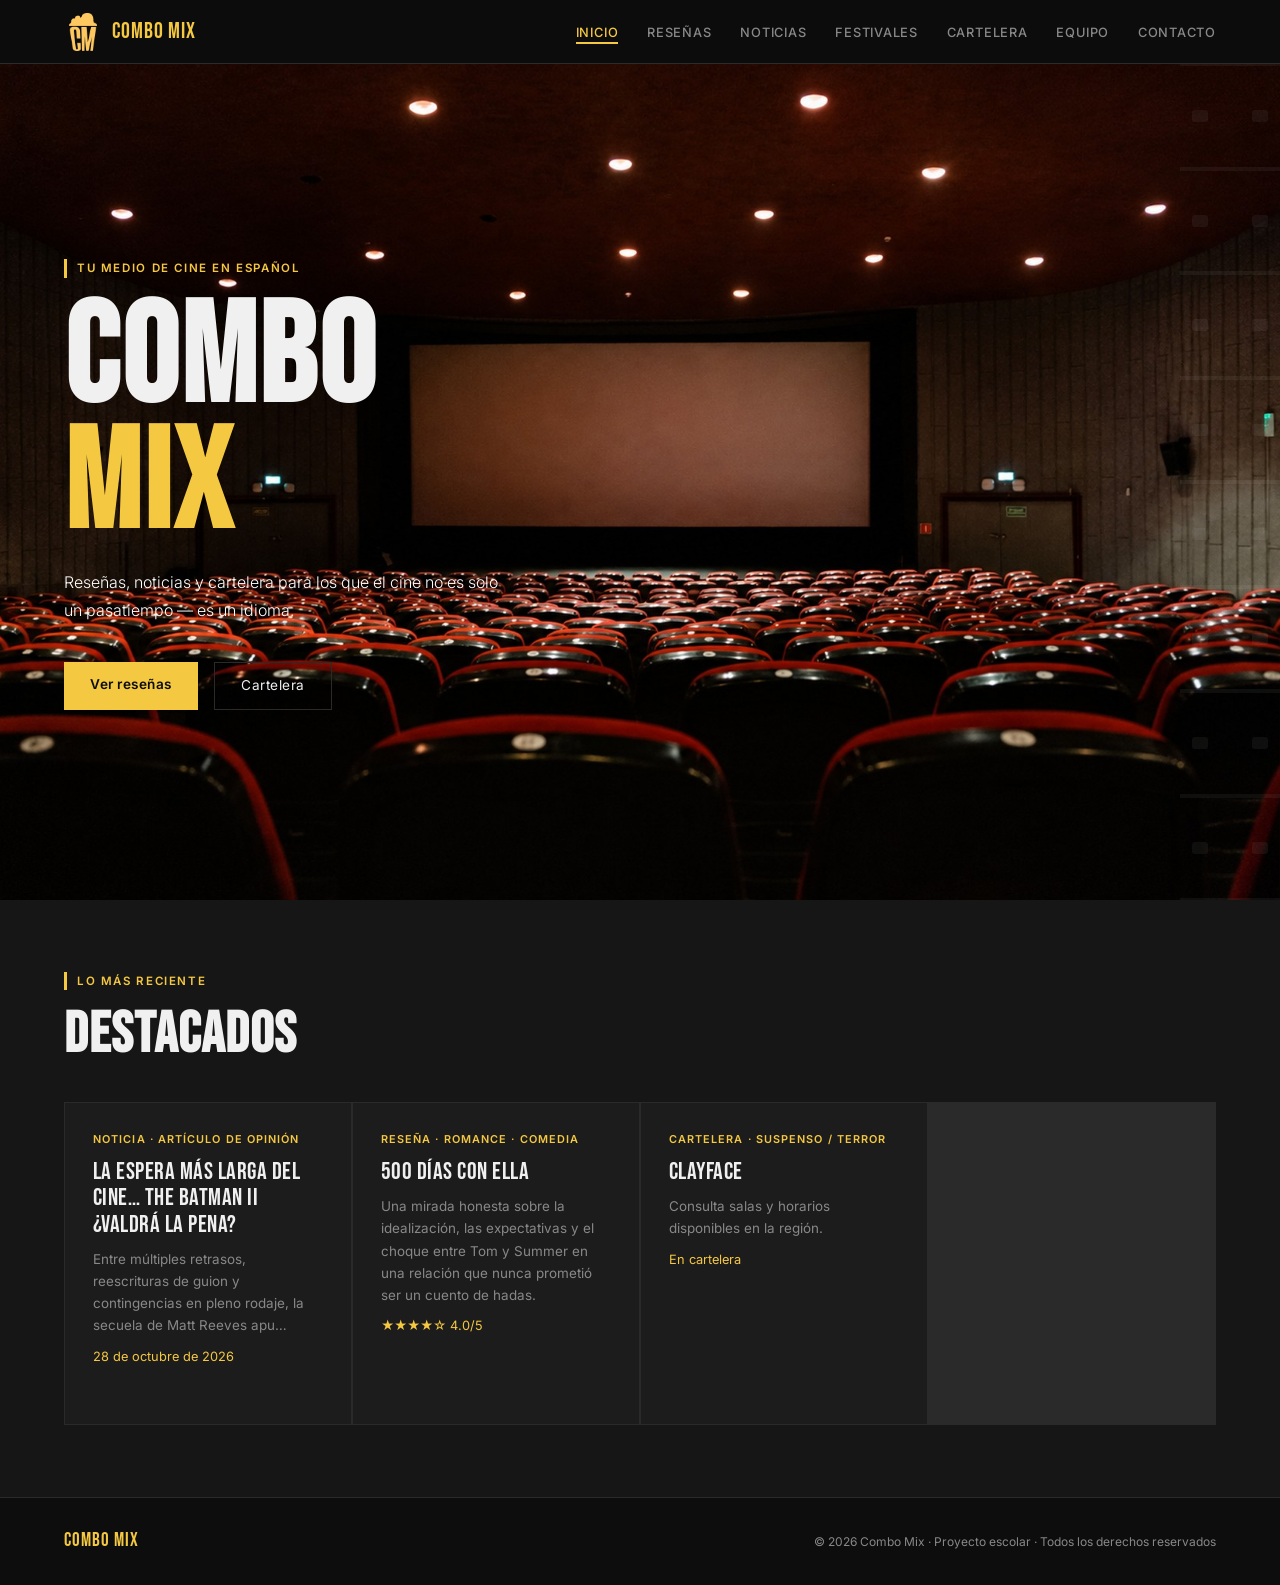
<file: index.html>
<!DOCTYPE html>
<html lang="es">
<head>
  <meta charset="UTF-8"/>
  <meta name="viewport" content="width=device-width, initial-scale=1, viewport-fit=cover"/>
  <title>Combo Mix — Tu medio de cine</title>
  <link rel="icon" href="data:image/svg+xml,<svg xmlns='http://www.w3.org/2000/svg'><text y='32' font-size='32'>🍿</text></svg>"/>
  <link rel="stylesheet" href="styles.css"/>
  <meta name="google-site-verification" content="7bFVN0CNKfLv8BQ7m07GRDwZWBa0XjT9pjC_hcFo2o0"/>
  <meta name="robots" content="index, follow"/>
  <meta name="description" content="Combo Mix: Tu medio de cine en español. Reseñas de estrenos, noticias de la industria, cobertura de festivales y cartelera."/>
  <link rel="canonical" href="https://combo-mix.combomix.workers.dev/"/>
  <style>
    /* HERO */
    #hero {
      min-height: calc(100vh - 64px);
      display: flex;
      align-items: center;
      position: relative;
      overflow: hidden;
      padding: 0 5%;
    }
    .hero-bg {
      position: absolute; inset: 0;
      background: radial-gradient(ellipse 60% 70% at 70% 50%, rgba(245,200,66,0.07) 0%, transparent 65%),
        repeating-linear-gradient(0deg, transparent, transparent 3px, rgba(255,255,255,0.012) 3px, rgba(255,255,255,0.012) 4px);
      pointer-events: none;
    }
    .hero-filmstrip {
      position: absolute; top: 0; right: 0;
      height: 100%; width: 100px;
      display: flex; flex-direction: column;
      opacity: 0.05; overflow: hidden;
    }
    .film-hole {
      flex: 1; border-top: 2px solid var(--blanco); border-bottom: 2px solid var(--blanco);
      display: flex; align-items: center; justify-content: space-between; padding: 0 12px;
    }
    .film-hole::before, .film-hole::after {
      content: ''; width: 16px; height: 12px;
      background: var(--blanco); border-radius: 3px;
    }
    .hero-content { position: relative; max-width: 680px; }
    .hero-tag {
      display: inline-block; font-size: 0.72rem; font-weight: 600;
      letter-spacing: 0.14em; text-transform: uppercase; color: var(--amarillo);
      border-left: 3px solid var(--amarillo); padding-left: 10px; margin-bottom: 1.2rem;
    }
    .hero-title {
      font-family: 'Bebas Neue', sans-serif;
      font-size: clamp(4.5rem, 11vw, 9rem);
      line-height: 0.9; letter-spacing: 0.02em; color: var(--blanco); margin-bottom: 1.2rem;
    }
    .hero-title span { color: var(--amarillo); }
    .hero-sub {
      font-size: 1rem; font-weight: 300; color: var(--gris);
      max-width: 440px; line-height: 1.7; margin-bottom: 2.4rem;
    }
    .hero-ctas { display: flex; gap: 1rem; flex-wrap: wrap; }

    /* DESTACADOS */
    .destacados { padding: 72px 5%; background: var(--negro-medio); }
    .grid-3 {
      display: grid; grid-template-columns: repeat(auto-fill, minmax(280px, 1fr));
      gap: 1.5px; background: var(--gris-linea); border: 1.5px solid var(--gris-linea);
    }
    .card-item {
      background: var(--negro-card); padding: 28px;
      display: flex; flex-direction: column; gap: 10px;
      text-decoration: none; color: inherit;
      transition: background 0.2s; position: relative; overflow: hidden;
    }
    .card-item::after {
      content: ''; position: absolute; bottom: 0; left: 0;
      height: 2px; width: 0; background: var(--amarillo); transition: width 0.3s;
    }
    .card-item:hover { background: #222; }
    .card-item:hover::after { width: 100%; }
    .card-tag {
      font-size: 0.68rem; font-weight: 600; text-transform: uppercase;
      letter-spacing: 0.1em; color: var(--amarillo);
    }
    .card-titulo {
      font-family: 'Bebas Neue', sans-serif;
      font-size: 1.5rem; letter-spacing: 0.02em; line-height: 1.1;
    }
    .card-desc { font-size: 0.84rem; color: var(--gris); line-height: 1.65; }
    .card-flecha {
      margin-top: auto; font-size: 0.75rem; font-weight: 600;
      letter-spacing: 0.06em; text-transform: uppercase; color: var(--amarillo); opacity: 0;
      transition: opacity 0.2s;
    }
    .card-item:hover .card-flecha { opacity: 1; }

    @media (max-width: 600px) {
      .hero-filmstrip { display: none; }
    }
  </style>
</head>
<body>

<nav>
  <a href="index.html" class="nav-logo">
    <img src="imagenes/COMBO_MIX_LOGO.png" alt="Combo Mix logo"/>
    <span class="nav-logo-text">COMBO MIX</span>
  </a>
  <ul class="nav-links" id="navLinks">
    <li><a href="index.html">Inicio</a></li>
    <li><a href="resenas.html">Reseñas</a></li>
    <li><a href="noticias.html">Noticias</a></li>
    <li><a href="festivales.html">Festivales</a></li>
    <li><a href="cartelera.html">Cartelera</a></li>
    <li><a href="equipo.html">Equipo</a></li>
    <li><a href="contacto.html">Contacto</a></li>
  </ul>
  <button class="nav-hamburger" id="hamburger" aria-label="Menú">
    <span></span><span></span><span></span>
  </button>
</nav>

<div class="page">
  <section id="hero">
    <div class="hero-bg" style="background-image: url('imagenes/hero.jpg'); background-size: cover; background-position: center;"></div>
    <div class="hero-filmstrip">
      <div class="film-hole"></div><div class="film-hole"></div>
      <div class="film-hole"></div><div class="film-hole"></div>
      <div class="film-hole"></div><div class="film-hole"></div>
      <div class="film-hole"></div><div class="film-hole"></div>
    </div>
    <div class="hero-content">
      <span class="hero-tag">Tu medio de cine en español</span>
      <h1 class="hero-title">COMBO<br><span>MIX</span></h1>
      <p class="hero-sub" style="color: #FFFFFF;">Reseñas, noticias y cartelera para los que el cine no es solo un pasatiempo — es un idioma.</p>
      <div class="hero-ctas">
        <a href="resenas.html" class="btn-primary">Ver reseñas</a>
        <a href="cartelera.html" class="btn-ghost">Cartelera</a>
      </div>
    </div>
  </section>

  <!-- BANNER EN VIVO: FESTIVAL DEL PAN FRANCÉS (OCULTO)
  <aside style="background: #1a0f0f; border-top: 2px solid #dc2626; border-bottom: 2px solid #dc2626; padding: 18px 5%;">
    <div style="max-width: 1200px; margin: 0 auto; display: flex; align-items: center; justify-content: space-between; flex-wrap: wrap; gap: 14px;">
      <div style="display: flex; align-items: center; gap: 12px;">
        <span style="background: #dc2626; color: #fff; font-size: 0.75rem; font-weight: 800; padding: 4px 10px; border-radius: 4px; letter-spacing: 0.08em; text-transform: uppercase;">
          🔴 EN VIVO
        </span>
        <div>
          <h3 style="font-family: 'Bebas Neue', sans-serif; font-size: 1.6rem; letter-spacing: 0.03em; margin: 0; color: #ffffff; line-height: 1;">
            FESTIVAL DEL PAN FRANCÉS
          </h3>
          <p style="margin: 4px 0 0; font-size: 0.85rem; color: #9ca3af;">
            Sigue la cobertura minuto a minuto con fotos, novedades y ambiente en directo.
          </p>
        </div>
      </div>
      <a href="Nota%20Minuto%20a%20Minuto.html" style="background: #f5c842; color: #111; font-weight: 700; font-size: 0.85rem; padding: 10px 18px; border-radius: 4px; text-decoration: none; text-transform: uppercase; letter-spacing: 0.05em; white-space: nowrap;">
        Ver cobertura →
      </a>
    </div>
  </aside>
  -->

  <section class="destacados">
    <span class="section-label">Lo más reciente</span>
    <h2 class="section-title">DESTACADOS</h2>
    <div class="grid-3" id="destacadosGrid"></div>
  </section>
</div>

<footer>
  <span class="footer-brand">COMBO MIX</span>
  <span class="footer-copy">© 2026 Combo Mix · Proyecto escolar · Todos los derechos reservados</span>
</footer>

<script src="datos.js"></script>
<script src="nav.js"></script>
<script>
  const grid = document.getElementById('destacadosGrid');
  const estrellas = n => '★'.repeat(n || 0) + '☆'.repeat(5 - (n || 0));

  const itemsDestacados = [];

  // 1. Tomar la Noticia más reciente (posición 0 de NOTICIAS)
  if (typeof NOTICIAS !== 'undefined' && NOTICIAS.length > 0) {
    const n = NOTICIAS[0];
    const textoPlano = (n.resumen || n.contenido || '').replace(/<[^>]*>?/gm, '');
    itemsDestacados.push({
      tag: `Noticia · ${n.categoria || 'Cobertura'}`,
      titulo: n.titulo,
      desc: textoPlano.substring(0, 110) + '…',
      extra: n.fecha || '',
      link: `noticia.html?id=${n.id}`,
      boton: 'Leer nota →'
    });
  }

  // 2. Tomar la Reseña más reciente (posición 0 de RESENAS)
  if (typeof RESENAS !== 'undefined' && RESENAS.length > 0) {
    const r = RESENAS[0];
    itemsDestacados.push({
      tag: `Reseña · ${r.genero || 'Cine'}`,
      titulo: r.titulo,
      desc: r.resumen || '',
      extra: r.calificacion ? `${estrellas(r.estrellas)} ${r.calificacion}/5` : '',
      link: `resena.html?id=${r.id}`,
      boton: 'Leer reseña →'
    });
  }

  // 3. Tomar Cartelera (o si no existe, la segunda reseña para no dejar huecos)
  if (typeof CARTELERA !== 'undefined' && CARTELERA.length > 0) {
    const c = CARTELERA[0];
    itemsDestacados.push({
      tag: `Cartelera · ${c.clasificacion || c.genero || 'Estreno'}`,
      titulo: c.titulo,
      desc: c.sinopsis || c.resumen || 'Consulta salas y horarios disponibles en la región.',
      extra: c.horarios || c.fecha || 'En cartelera',
      link: `cartelera.html?id=${c.id || ''}`,
      boton: 'Ver cartelera →'
    });
  } else if (typeof RESENAS !== 'undefined' && RESENAS.length > 1) {
    const r2 = RESENAS[1];
    itemsDestacados.push({
      tag: `Reseña · ${r2.genero || 'Cine'}`,
      titulo: r2.titulo,
      desc: r2.resumen || '',
      extra: r2.calificacion ? `${estrellas(r2.estrellas)} ${r2.calificacion}/5` : '',
      link: `resena.html?id=${r2.id}`,
      boton: 'Leer reseña →'
    });
  }

  // Renderizar las 3 tarjetas automáticamente en el grid
  grid.innerHTML = '';
  itemsDestacados.slice(0, 3).forEach(item => {
    grid.innerHTML += `
      <a class="card-item" href="${item.link}">
        <span class="card-tag">${item.tag}</span>
        <span class="card-titulo">${item.titulo}</span>
        <p class="card-desc">${item.desc}</p>
        <span style="color:var(--amarillo);font-size:0.8rem">${item.extra}</span>
        <span class="card-flecha">${item.boton}</span>
      </a>`;
  });
</script>
<!-- Cloudflare Web Analytics --><script type='module' src='https://static.cloudflareinsights.com/beacon.min.js' data-cf-beacon='{"token": "7366e73724d844448a984ce2a6128988"}'></script><!-- End Cloudflare Web Analytics -->
</body>
</html>
</file>
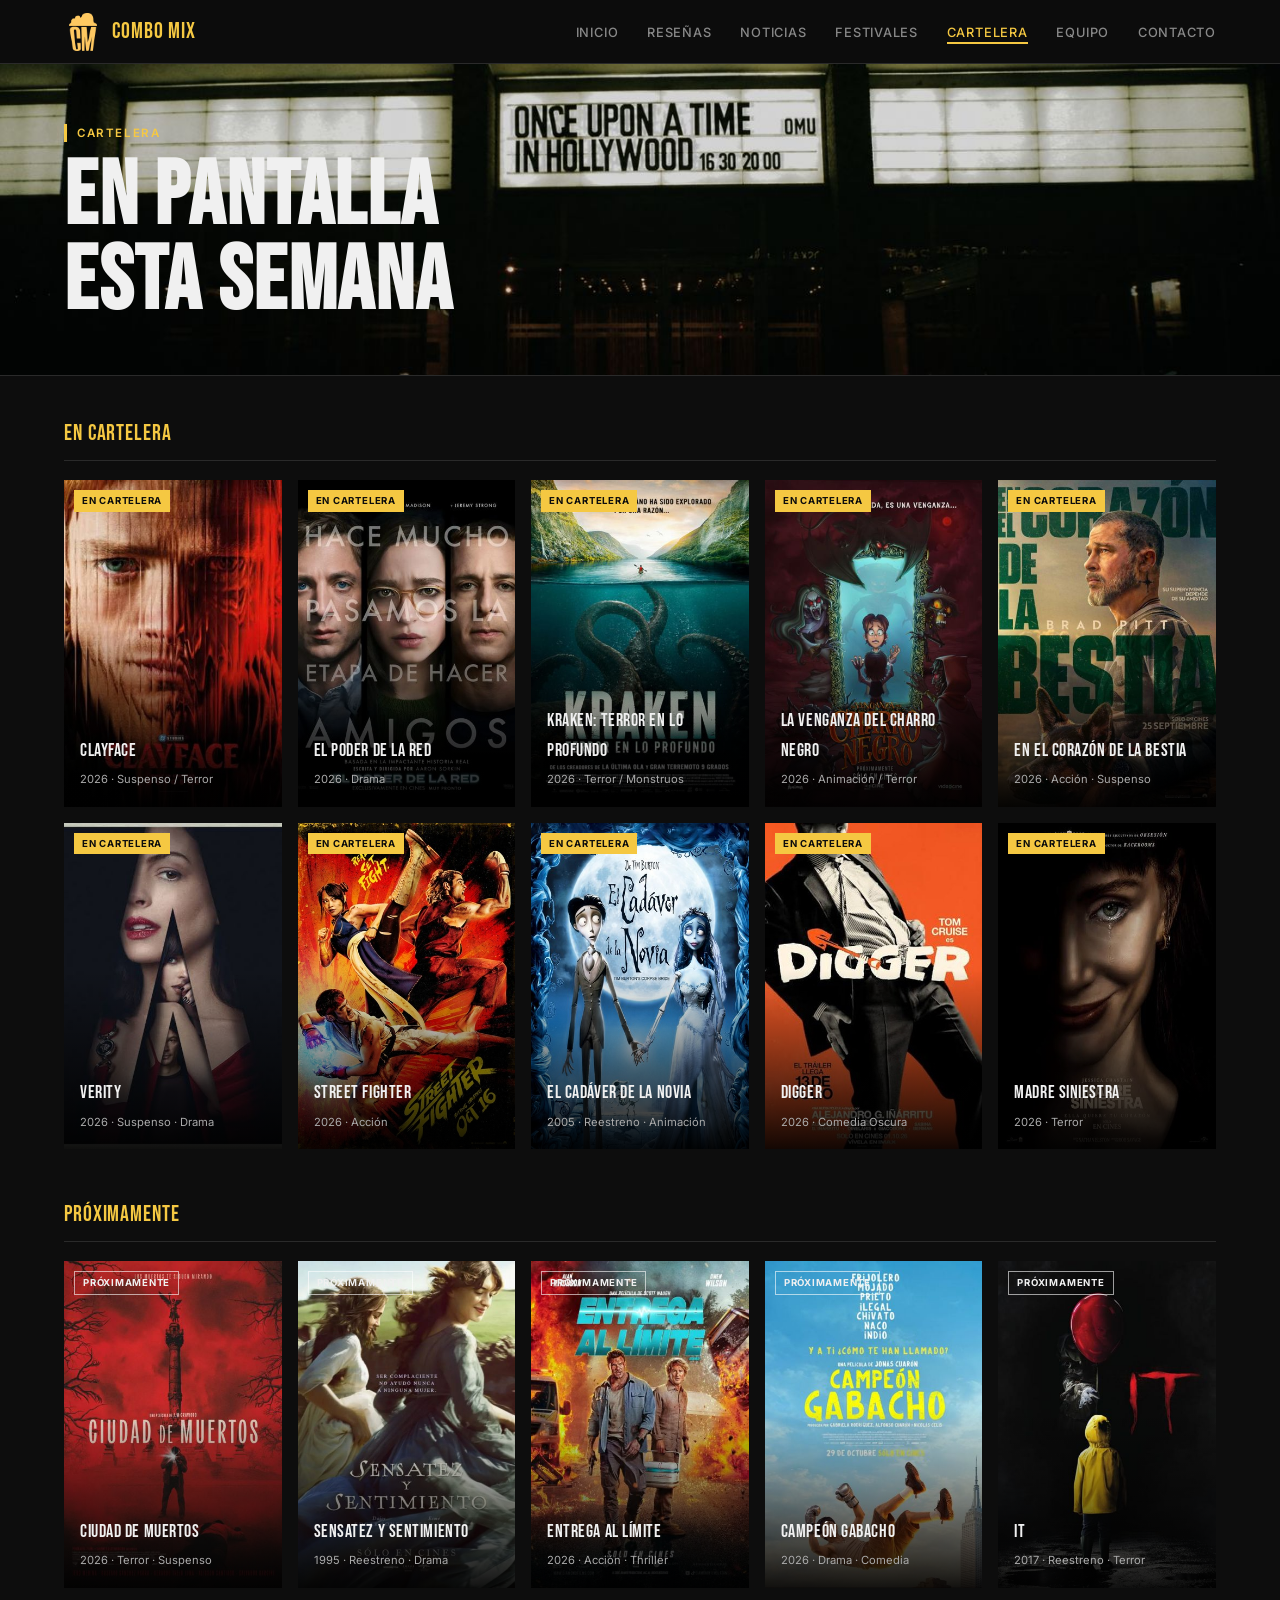
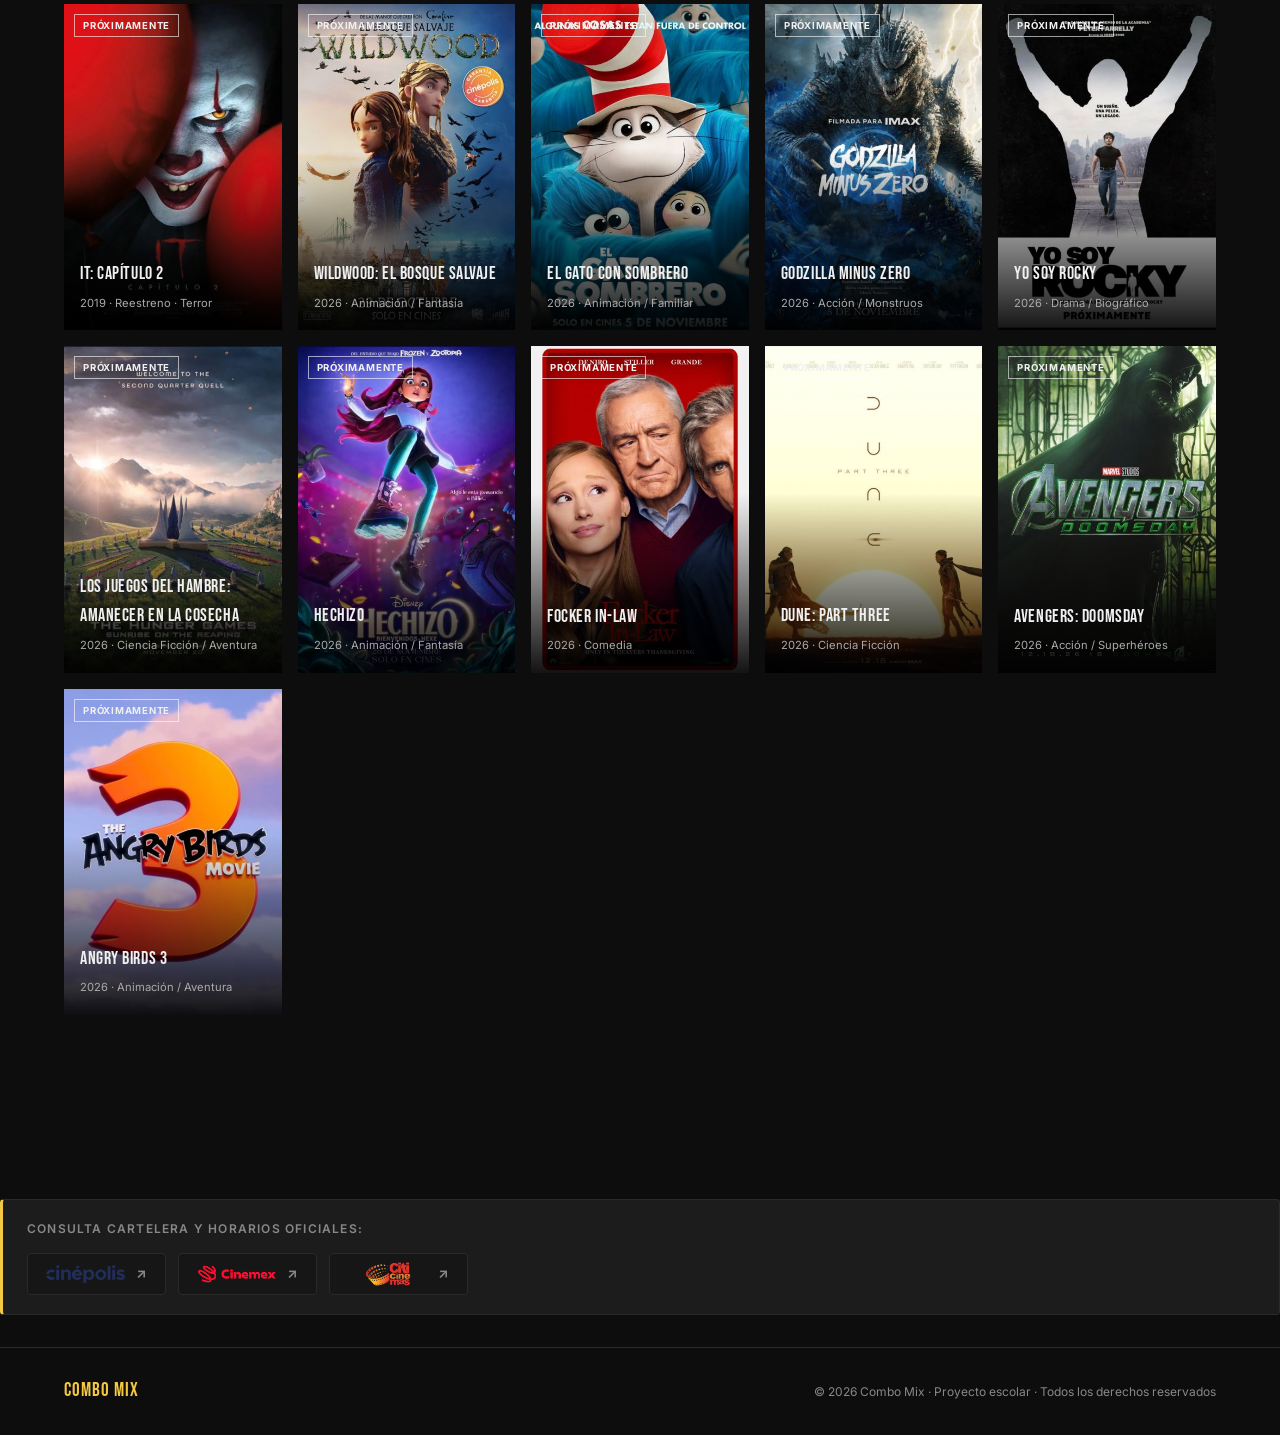
<file: cartelera.html>
<!DOCTYPE html>
<html lang="es">
<head>
  <meta charset="UTF-8"/>
  <meta name="viewport" content="width=device-width, initial-scale=1, viewport-fit=cover"/>
  <title>Cartelera — Combo Mix</title>
  <link rel="icon" href="data:image/svg+xml,<svg xmlns='http://www.w3.org/2000/svg'><text y='32' font-size='32'>🍿</text></svg>"/>
  <link rel="stylesheet" href="styles.css"/>
  <style>
    .cartelera-container { padding: 40px 5% 80px; }
    .cartelera-grid {
      display: grid; grid-template-columns: repeat(auto-fill, minmax(200px, 1fr));
      gap: 16px;
    }
    .pelicula-card {
      position: relative; aspect-ratio: 2/3;
      background: var(--negro-card); overflow: hidden; cursor: default;
    }
    .pelicula-placeholder {
      position: absolute; inset: 0;
      display: flex; align-items: center; justify-content: center;
      background: linear-gradient(145deg, #1E1E1E, #141414);
    }
    .pelicula-placeholder svg { opacity: 0.12; }
    .pelicula-overlay {
      position: absolute; inset: 0;
      background: linear-gradient(to top, rgba(0,0,0,0.92) 0%, transparent 55%);
      display: flex; align-items: flex-end; padding: 16px;
    }
    .badge {
      position: absolute; top: 10px; left: 10px;
      font-size: 0.6rem; font-weight: 700; text-transform: uppercase;
      letter-spacing: 0.08em; padding: 3px 8px;
    }
    .badge-new { background: var(--amarillo); color: var(--negro); }
    .badge-soon { border: 1px solid rgba(255,255,255,0.6); color: var(--blanco); }
    .pelicula-titulo {
      font-family: 'Bebas Neue', sans-serif; font-size: 1.15rem;
      letter-spacing: 0.03em; display: block;
    }
    .pelicula-meta { font-size: 0.7rem; color: #aaa; }

    .seccion-titulo {
      font-family: 'Bebas Neue', sans-serif; font-size: 1.4rem;
      letter-spacing: 0.04em; color: var(--amarillo);
      margin-bottom: 1.2rem; padding-bottom: 8px;
      border-bottom: 1px solid var(--gris-linea);
    }
    .bloque { margin-bottom: 3rem; }
  </style>
</head>
<body>

<nav>
  <a href="index.html" class="nav-logo">
    <img src="imagenes/COMBO_MIX_LOGO.png" alt="Combo Mix logo"/>
    <span class="nav-logo-text">COMBO MIX</span>
  </a>
  <ul class="nav-links" id="navLinks">
    <li><a href="index.html">Inicio</a></li>
    <li><a href="resenas.html">Reseñas</a></li>
    <li><a href="noticias.html">Noticias</a></li>
    <li><a href="festivales.html">Festivales</a></li>
    <li><a href="cartelera.html">Cartelera</a></li>
    <li><a href="equipo.html">Equipo</a></li>
    <li><a href="contacto.html">Contacto</a></li>
  </ul>
  <button class="nav-hamburger" id="hamburger" aria-label="Menú">
    <span></span><span></span><span></span>
  </button>
</nav>

<div class="page">
  <div class="page-hero" style="background-image: url('imagenes/portada-cartelera.jpg'); background-size: cover; background-position: center;">
    <span class="section-label">Cartelera</span>
    <h1>EN PANTALLA<br>ESTA SEMANA</h1>
  </div>
  <div class="cartelera-container" id="cartelera"></div>
</div>

<!-- ACCESOS DIRECTOS A CINES (AL FINAL DE LA CARTELERA) -->
  <div class="cines-directos-wrapper">
    <span class="cines-directos-label">Consulta cartelera y horarios oficiales:</span>
    <div class="cines-botones-grid">
      <a href="https://cinepolis.com" target="_blank" rel="noopener noreferrer" class="btn-cine-card">
        <img src="imagenes/cinepolis-logo.png" alt="Cinépolis" class="cine-logo-img">
        <span class="cine-arrow">↗</span>
      </a>

      <a href="https://cinemex.com" target="_blank" rel="noopener noreferrer" class="btn-cine-card">
        <img src="imagenes/cinemex-logo.png" alt="Cinemex" class="cine-logo-img">
        <span class="cine-arrow">↗</span>
      </a>

      <a href="https://citicinemas.com" target="_blank" rel="noopener noreferrer" class="btn-cine-card">
        <img src="imagenes/citicinemas-logo.png" alt="Citicinemas" class="cine-logo-img">
        <span class="cine-arrow">↗</span>
      </a>
    </div>
  </div>
  
<footer>
  <span class="footer-brand">COMBO MIX</span>
  <span class="footer-copy">© 2026 Combo Mix · Proyecto escolar · Todos los derechos reservados</span>
</footer>

<script src="datos.js"></script>
<script src="nav.js"></script>
<script>
  const icono = `<svg width="44" height="44" viewBox="0 0 24 24" fill="none" stroke="white" stroke-width="1.2"><rect x="2" y="2" width="20" height="20" rx="2"/><path d="m7 2 0 20M17 2l0 20M2 12l20 0M2 7l5 0M2 17l5 0M17 17l5 0M17 7l5 0"/></svg>`;

  const enCartelera = CARTELERA.filter(p => p.estado === 'En cartelera');
  const proximamente = CARTELERA.filter(p => p.estado === 'Próximamente');

  function renderGrid(lista) {
    return lista.map(p => `
      <div class="pelicula-card">
        <img src="${p.poster}" style="position:absolute;inset:0;width:100%;height:100%;object-fit:cover;"/>
        <span class="badge ${p.estado === 'En cartelera' ? 'badge-new' : 'badge-soon'}">${p.estado}</span>
        <div class="pelicula-overlay">
          <div>
            <span class="pelicula-titulo">${p.titulo}</span>
            <span class="pelicula-meta">${p.año} · ${p.genero}</span>
          </div>
        </div>
      </div>`).join('');
  }

  document.getElementById('cartelera').innerHTML = `
    <div class="bloque">
      <div class="seccion-titulo">En cartelera</div>
      <div class="cartelera-grid">${renderGrid(enCartelera)}</div>
    </div>
    <div class="bloque">
      <div class="seccion-titulo">Próximamente</div>
      <div class="cartelera-grid">${renderGrid(proximamente)}</div>
    </div>`;
</script>
<!-- Cloudflare Web Analytics --><script type='module' src='https://static.cloudflareinsights.com/beacon.min.js' data-cf-beacon='{"token": "7366e73724d844448a984ce2a6128988"}'></script><!-- End Cloudflare Web Analytics -->
</body>
</html>
</file>
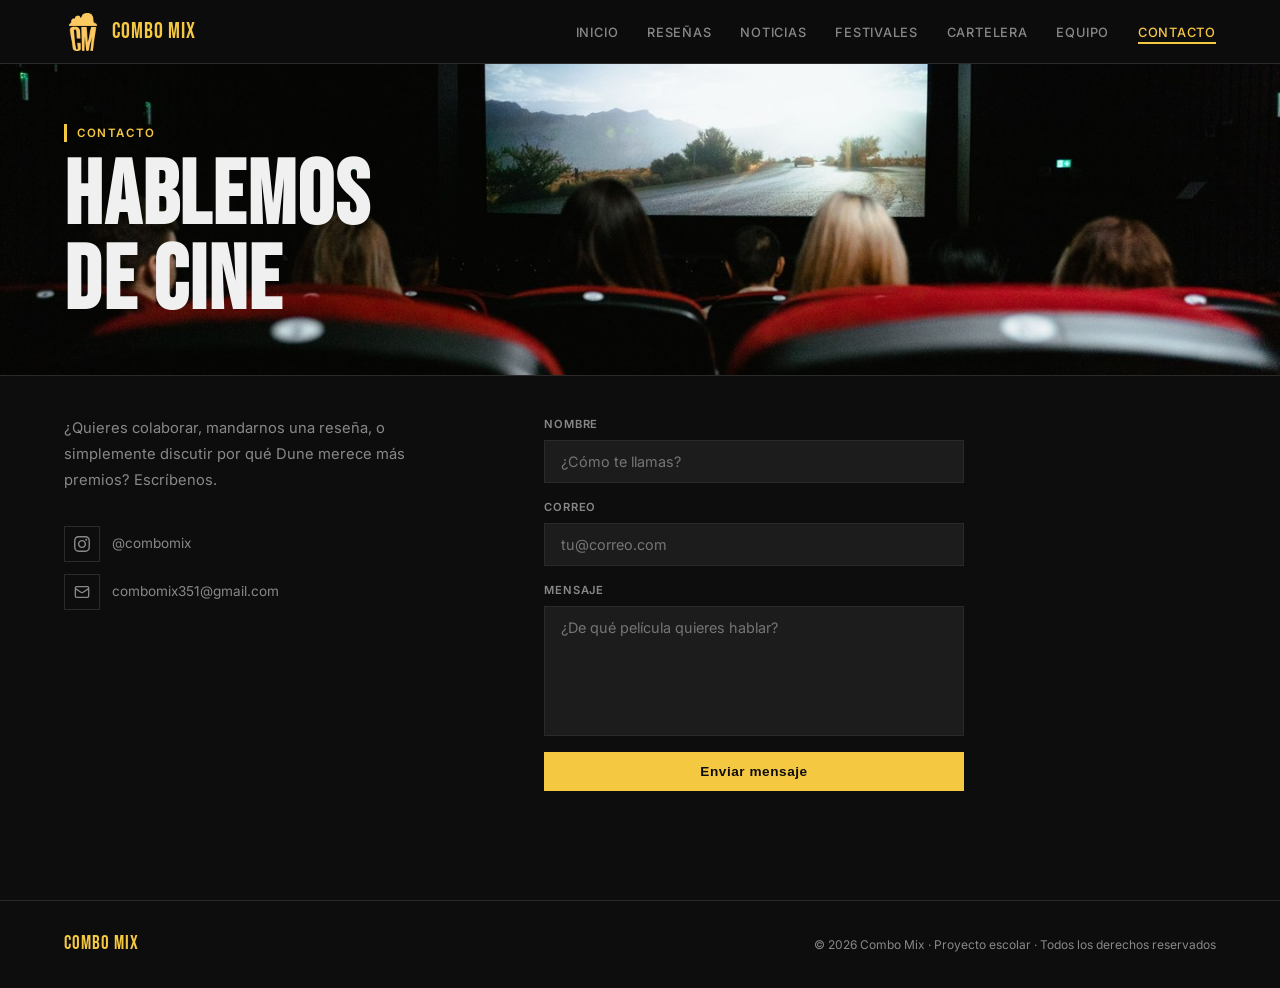
<file: contacto.html>
<!DOCTYPE html>
<html lang="es">
<head>
  <meta charset="UTF-8"/>
  <meta name="viewport" content="width=device-width, initial-scale=1, viewport-fit=cover"/>
  <title>Contacto — Combo Mix</title>
  <link rel="icon" href="data:image/svg+xml,<svg xmlns='http://www.w3.org/2000/svg'><text y='32' font-size='32'>🍿</text></svg>"/>
  <link rel="stylesheet" href="styles.css"/>
  <style>
    .contacto-container { padding: 40px 5% 80px; }
    .contacto-inner {
      display: grid; grid-template-columns: 1fr 1fr;
      gap: 60px; max-width: 900px;
    }
    .contacto-info p { font-size: 0.92rem; color: var(--gris); line-height: 1.75; max-width: 380px; }
    .contacto-social { margin-top: 2rem; display: flex; flex-direction: column; gap: 12px; }
    .social-link {
      display: flex; align-items: center; gap: 12px;
      text-decoration: none; color: var(--gris); font-size: 0.85rem; transition: color 0.2s;
    }
    .social-link:hover { color: var(--amarillo); }
    .social-icon {
      width: 36px; height: 36px;
      border: 1px solid var(--gris-linea);
      display: flex; align-items: center; justify-content: center;
      transition: border-color 0.2s; flex-shrink: 0;
    }
    .social-link:hover .social-icon { border-color: var(--amarillo); }
    .contacto-form { display: flex; flex-direction: column; gap: 16px; }
    .form-group { display: flex; flex-direction: column; gap: 6px; }
    .form-group label {
      font-size: 0.7rem; font-weight: 600; letter-spacing: 0.08em;
      text-transform: uppercase; color: var(--gris);
    }
    .form-group input, .form-group textarea {
      background: var(--negro-card); border: 1px solid var(--gris-linea);
      color: var(--blanco); padding: 12px 16px;
      font-family: 'Inter', sans-serif; font-size: 0.9rem;
      outline: none; transition: border-color 0.2s; resize: none; border-radius: 0;
    }
    .form-group input:focus, .form-group textarea:focus { border-color: var(--amarillo); }
    .form-group textarea { min-height: 130px; }
    @media (max-width: 700px) {
      .contacto-inner { grid-template-columns: 1fr; gap: 40px; }
    }
  </style>
</head>
<body>

<nav>
  <a href="index.html" class="nav-logo">
    <img src="imagenes/COMBO_MIX_LOGO.png" alt="Combo Mix logo"/>
    <span class="nav-logo-text">COMBO MIX</span>
  </a>
  <ul class="nav-links" id="navLinks">
    <li><a href="index.html">Inicio</a></li>
    <li><a href="resenas.html">Reseñas</a></li>
    <li><a href="noticias.html">Noticias</a></li>
    <li><a href="festivales.html">Festivales</a></li>
    <li><a href="cartelera.html">Cartelera</a></li>
    <li><a href="equipo.html">Equipo</a></li>
    <li><a href="contacto.html">Contacto</a></li>
  </ul>
  <button class="nav-hamburger" id="hamburger" aria-label="Menú">
    <span></span><span></span><span></span>
  </button>
</nav>

<div class="page">
  <div class="page-hero" style="background-image: url('imagenes/portada-contacto.jpg'); background-size: cover; background-position: center;">
    <span class="section-label">Contacto</span>
    <h1>HABLEMOS<br>DE CINE</h1>
  </div>
  <div class="contacto-container">
    <div class="contacto-inner">
      <div class="contacto-info">
        <p>¿Quieres colaborar, mandarnos una reseña, o simplemente discutir por qué Dune merece más premios? Escríbenos.</p>
        <div class="contacto-social">
          <a href="https://www.instagram.com/combomix_noticias/?utm_source=ig_web_button_share_sheet" class="social-link">
            <div class="social-icon">
              <svg width="16" height="16" viewBox="0 0 24 24" fill="currentColor"><path d="M12 2.163c3.204 0 3.584.012 4.85.07 3.252.148 4.771 1.691 4.919 4.919.058 1.265.069 1.645.069 4.849 0 3.205-.012 3.584-.069 4.849-.149 3.225-1.664 4.771-4.919 4.919-1.266.058-1.644.07-4.85.07-3.204 0-3.584-.012-4.849-.07-3.26-.149-4.771-1.699-4.919-4.92-.058-1.265-.07-1.644-.07-4.849 0-3.204.013-3.583.07-4.849.149-3.227 1.664-4.771 4.919-4.919 1.266-.057 1.645-.069 4.849-.069zm0-2.163c-3.259 0-3.667.014-4.947.072-4.358.2-6.78 2.618-6.98 6.98-.059 1.281-.073 1.689-.073 4.948 0 3.259.014 3.668.072 4.948.2 4.358 2.618 6.78 6.98 6.98 1.281.058 1.689.072 4.948.072 3.259 0 3.668-.014 4.948-.072 4.354-.2 6.782-2.618 6.979-6.98.059-1.28.073-1.689.073-4.948 0-3.259-.014-3.667-.072-4.947-.196-4.354-2.617-6.78-6.979-6.98-1.281-.059-1.69-.073-4.949-.073zm0 5.838c-3.403 0-6.162 2.759-6.162 6.162s2.759 6.163 6.162 6.163 6.162-2.759 6.162-6.163c0-3.403-2.759-6.162-6.162-6.162zm0 10.162c-2.209 0-4-1.79-4-4 0-2.209 1.791-4 4-4s4 1.791 4 4c0 2.21-1.791 4-4 4zm6.406-11.845c-.796 0-1.441.645-1.441 1.44s.645 1.44 1.441 1.44c.795 0 1.439-.645 1.439-1.44s-.644-1.44-1.439-1.44z"/></svg>
            </div>@combomix
          </a>
          <a href="mailto:combomix351@gmail.com" class="social-link">
            <div class="social-icon">
              <svg width="16" height="16" viewBox="0 0 24 24" fill="none" stroke="currentColor" stroke-width="2"><rect x="2" y="4" width="20" height="16" rx="2"/><path d="m22 7-8.97 5.7a1.94 1.94 0 0 1-2.06 0L2 7"/></svg>
            </div>combomix351@gmail.com
          </a>
        </div>
      </div>

      <!-- SECCIÓN DEL FORMULARIO ACTUALIZADA -->
      <form action="https://formspree.io/f/mjyyrzdw" method="POST" class="contacto-form">
        <div class="form-group">
          <label for="nombre">Nombre</label>
          <input type="text" id="nombre" name="nombre" placeholder="¿Cómo te llamas?" required/>
        </div>
        <div class="form-group">
          <label for="email">Correo</label>
          <input type="email" id="email" name="email" placeholder="tu@correo.com" required/>
        </div>
        <div class="form-group">
          <label for="mensaje">Mensaje</label>
          <textarea id="mensaje" name="mensaje" placeholder="¿De qué película quieres hablar?" required></textarea>
        </div>
        <button type="submit" class="btn-primary">Enviar mensaje</button>
      </form>

    </div>
  </div>
</div>

<footer>
  <span class="footer-brand">COMBO MIX</span>
  <span class="footer-copy">© 2026 Combo Mix · Proyecto escolar · Todos los derechos reservados</span>
</footer>

<script src="nav.js"></script>
<!-- Cloudflare Web Analytics --><script type='module' src='https://static.cloudflareinsights.com/beacon.min.js' data-cf-beacon='{"token": "7366e73724d844448a984ce2a6128988"}'></script><!-- End Cloudflare Web Analytics -->
</body>
</html>
</file>
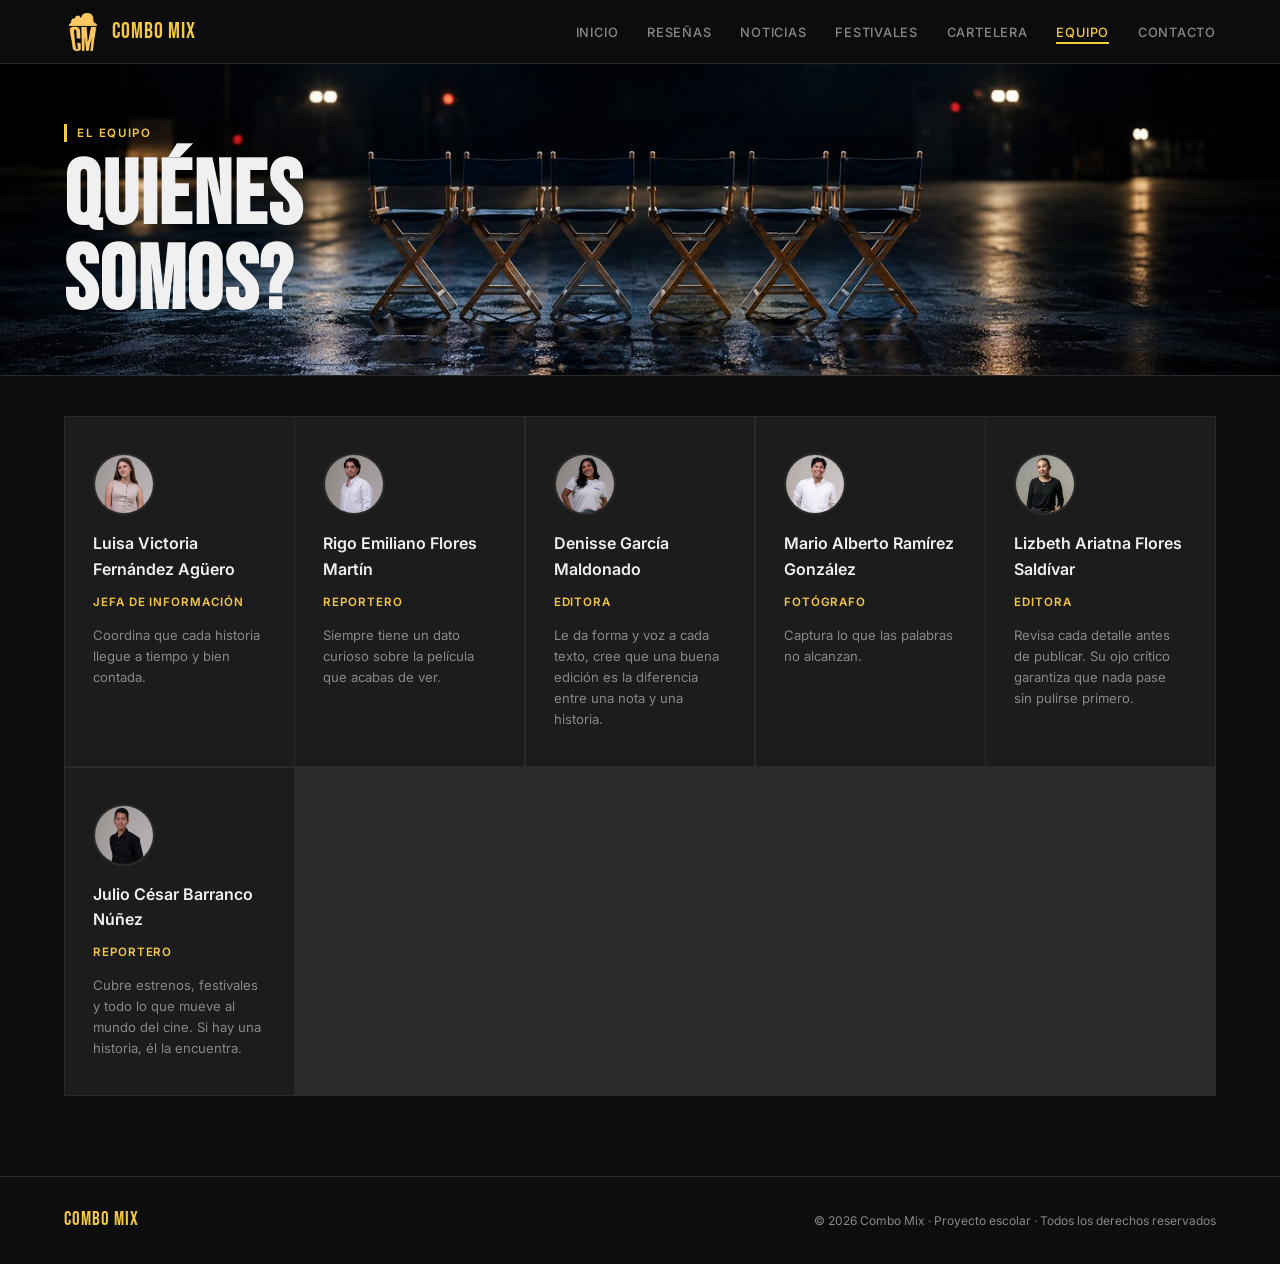
<file: equipo.html>
<!DOCTYPE html>
<html lang="es">
<head>
  <meta charset="UTF-8"/>
  <meta name="viewport" content="width=device-width, initial-scale=1, viewport-fit=cover"/>
  <title>Equipo — Combo Mix</title>
  <link rel="icon" href="data:image/svg+xml,<svg xmlns='http://www.w3.org/2000/svg'><text y='32' font-size='32'>🍿</text></svg>"/>
  <link rel="stylesheet" href="styles.css"/>
  <style>
    .equipo-container { padding: 40px 5% 80px; }
    .equipo-grid {
      display: grid; grid-template-columns: repeat(auto-fill, minmax(220px, 1fr));
      gap: 1.5px; background: var(--gris-linea); border: 1.5px solid var(--gris-linea);
    }
    .miembro-card {
      background: var(--negro-card); padding: 36px 28px;
      display: flex; flex-direction: column; gap: 10px;
      transition: background 0.2s;
    }
    .miembro-card:hover { background: #222; }
    .miembro-avatar {
      width: 62px; height: 62px; border-radius: 50%;
      background: var(--gris-linea);
      display: flex; align-items: center; justify-content: center;
      font-family: 'Bebas Neue', sans-serif; font-size: 1.4rem;
      color: var(--amarillo); margin-bottom: 6px; border: 2px solid var(--gris-linea);
    }
    .miembro-nombre { font-weight: 600; font-size: 1rem; }
    .miembro-rol {
      font-size: 0.72rem; font-weight: 600; text-transform: uppercase;
      letter-spacing: 0.08em; color: var(--amarillo);
    }
    .miembro-bio { font-size: 0.82rem; color: var(--gris); line-height: 1.6; margin-top: 4px; }
  </style>
</head>
<body>

<nav>
  <a href="index.html" class="nav-logo">
    <img src="imagenes/COMBO_MIX_LOGO.png" alt="Combo Mix logo"/>
    <span class="nav-logo-text">COMBO MIX</span>
  </a>
  <ul class="nav-links" id="navLinks">
    <li><a href="index.html">Inicio</a></li>
    <li><a href="resenas.html">Reseñas</a></li>
    <li><a href="noticias.html">Noticias</a></li>
    <li><a href="festivales.html">Festivales</a></li>
    <li><a href="cartelera.html">Cartelera</a></li>
    <li><a href="equipo.html">Equipo</a></li>
    <li><a href="contacto.html">Contacto</a></li>
  </ul>
  <button class="nav-hamburger" id="hamburger" aria-label="Menú">
    <span></span><span></span><span></span>
  </button>
</nav>

<div class="page">
  <div class="page-hero" style="background-image: url('imagenes/portada-equipo.jpg'); background-size: cover; background-position: center;">
    <span class="section-label">El equipo</span>
    <h1>QUIÉNES<br>SOMOS?</h1>
  </div>
  <div class="equipo-container">
    <div class="equipo-grid">
<div class="miembro-card">
  <div class="miembro-avatar"><img src="imagenes/equipo-luisa.jpg" style="width:100%;height:100%;object-fit:cover;border-radius:50%;"/></div>
  <span class="miembro-nombre">Luisa Victoria Fernández Agüero</span>
  <span class="miembro-rol">Jefa de Información</span>
  <p class="miembro-bio">Coordina que cada historia llegue a tiempo y bien contada.</p>
</div>

<div class="miembro-card">
  <div class="miembro-avatar"><img src="imagenes/equipo-rigo.jpg" style="width:100%;height:100%;object-fit:cover;border-radius:50%;"/></div>
  <span class="miembro-nombre">Rigo Emiliano Flores Martín</span>
  <span class="miembro-rol">Reportero</span>
  <p class="miembro-bio">Siempre tiene un dato curioso sobre la película que acabas de ver.</p>
</div>

<div class="miembro-card">
  <div class="miembro-avatar"><img src="imagenes/equipo-denisse.jpg" style="width:100%;height:100%;object-fit:cover;border-radius:50%;"/></div>
  <span class="miembro-nombre">Denisse García Maldonado</span>
  <span class="miembro-rol">Editora</span>
  <p class="miembro-bio">Le da forma y voz a cada texto, cree que una buena edición es la diferencia entre una nota y una historia.</p>
</div>

<div class="miembro-card">
  <div class="miembro-avatar"><img src="imagenes/equipo-mario.jpg" style="width:100%;height:100%;object-fit:cover;border-radius:50%;"/></div>
  <span class="miembro-nombre">Mario Alberto Ramírez González</span>
  <span class="miembro-rol">Fotógrafo</span>
  <p class="miembro-bio">Captura lo que las palabras no alcanzan.</p>
</div>

<div class="miembro-card">
  <div class="miembro-avatar"><img src="imagenes/equipo-lizbeth.jpg" style="width:100%;height:100%;object-fit:cover;border-radius:50%;"/></div>
  <span class="miembro-nombre">Lizbeth Ariatna Flores Saldívar</span>
  <span class="miembro-rol">Editora</span>
  <p class="miembro-bio">Revisa cada detalle antes de publicar. Su ojo crítico garantiza que nada pase sin pulirse primero.</p>
</div>

<div class="miembro-card">
  <div class="miembro-avatar"><img src="imagenes/equipo-julio.jpg" style="width:100%;height:100%;object-fit:cover;border-radius:50%;"/></div>
  <span class="miembro-nombre">Julio César Barranco Núñez</span>
  <span class="miembro-rol">Reportero</span>
  <p class="miembro-bio">Cubre estrenos, festivales y todo lo que mueve al mundo del cine. Si hay una historia, él la encuentra.</p>
</div>
    </div>
  </div>
</div>

<footer>
  <span class="footer-brand">COMBO MIX</span>
  <span class="footer-copy">© 2026 Combo Mix · Proyecto escolar · Todos los derechos reservados</span>
</footer>

<script src="nav.js"></script>
<!-- Cloudflare Web Analytics --><script type='module' src='https://static.cloudflareinsights.com/beacon.min.js' data-cf-beacon='{"token": "7366e73724d844448a984ce2a6128988"}'></script><!-- End Cloudflare Web Analytics -->
</body>
</html>
</file>
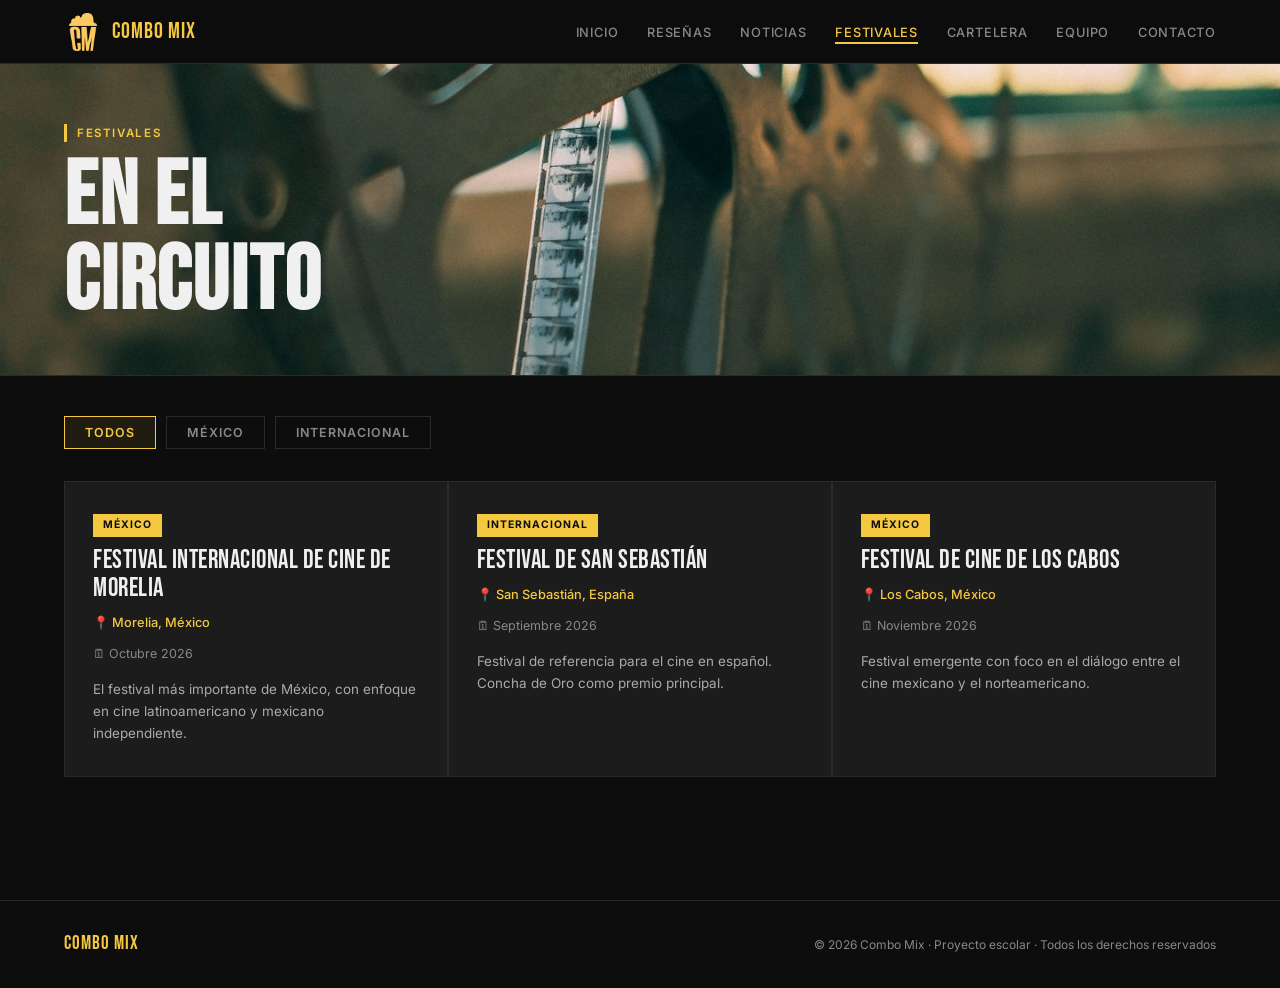
<file: festivales.html>
<!DOCTYPE html>
<html lang="es">
<head>
  <meta charset="UTF-8"/>
  <meta name="viewport" content="width=device-width, initial-scale=1, viewport-fit=cover"/>
  <title>Festivales — Combo Mix</title>
  <link rel="icon" href="data:image/svg+xml,<svg xmlns='http://www.w3.org/2000/svg'><text y='32' font-size='32'>🍿</text></svg>"/>
  <link rel="stylesheet" href="styles.css"/>
  <style>
    .festivales-container { padding: 40px 5% 80px; }
    .filtros {
      display: flex; gap: 10px; margin-bottom: 2rem; flex-wrap: wrap;
    }
    .filtro-btn {
      padding: 8px 20px; border: 1px solid var(--gris-linea);
      background: none; color: var(--gris); font-size: 0.78rem;
      font-weight: 600; text-transform: uppercase; letter-spacing: 0.08em;
      cursor: pointer; transition: all 0.2s; font-family: 'Inter', sans-serif;
    }
    .filtro-btn:hover, .filtro-btn.activo {
      border-color: var(--amarillo); color: var(--amarillo);
      background: rgba(245,200,66,0.08);
    }
    .festivales-grid {
      display: grid; grid-template-columns: repeat(auto-fill, minmax(300px, 1fr));
      gap: 1.5px; background: var(--gris-linea); border: 1.5px solid var(--gris-linea);
    }
    .festival-card {
      background: var(--negro-card); padding: 32px 28px;
      display: flex; flex-direction: column; gap: 10px;
      position: relative; overflow: hidden; transition: background 0.2s;
    }
    .festival-card::after {
      content: ''; position: absolute; bottom: 0; left: 0;
      height: 2px; width: 0; background: var(--amarillo); transition: width 0.3s;
    }
    .festival-card:hover { background: #222; }
    .festival-card:hover::after { width: 100%; }
    .festival-cat {
      font-size: 0.65rem; font-weight: 700; text-transform: uppercase;
      letter-spacing: 0.1em; color: var(--negro);
      background: var(--amarillo); padding: 3px 10px;
      display: inline-block; width: fit-content;
    }
    .festival-nombre {
      font-family: 'Bebas Neue', sans-serif;
      font-size: 1.6rem; letter-spacing: 0.02em; line-height: 1.1;
    }
    .festival-lugar { font-size: 0.8rem; color: var(--amarillo); font-weight: 500; }
    .festival-fecha { font-size: 0.78rem; color: var(--gris); }
    .festival-desc { font-size: 0.84rem; color: #aaa; line-height: 1.65; margin-top: 4px; }
  </style>
</head>
<body>

<nav>
  <a href="index.html" class="nav-logo">
    <img src="imagenes/COMBO_MIX_LOGO.png" alt="Combo Mix logo"/>
    <span class="nav-logo-text">COMBO MIX</span>
  </a>
  <ul class="nav-links" id="navLinks">
    <li><a href="index.html">Inicio</a></li>
    <li><a href="resenas.html">Reseñas</a></li>
    <li><a href="noticias.html">Noticias</a></li>
    <li><a href="festivales.html">Festivales</a></li>
    <li><a href="cartelera.html">Cartelera</a></li>
    <li><a href="equipo.html">Equipo</a></li>
    <li><a href="contacto.html">Contacto</a></li>
  </ul>
  <button class="nav-hamburger" id="hamburger" aria-label="Menú">
    <span></span><span></span><span></span>
  </button>
</nav>

<div class="page">
  <div class="page-hero" style="background-image: url('imagenes/portada-festivales.jpg'); background-size: cover; background-position: center;">
    <span class="section-label">Festivales</span>
    <h1>EN EL<br>CIRCUITO</h1>
  </div>
  <div class="festivales-container">
    <div class="filtros">
      <button class="filtro-btn activo" onclick="filtrar('Todos', this)">Todos</button>
      <button class="filtro-btn" onclick="filtrar('México', this)">México</button>
      <button class="filtro-btn" onclick="filtrar('Internacional', this)">Internacional</button>
    </div>
    <div class="festivales-grid" id="festivalesGrid"></div>
  </div>
</div>

<footer>
  <span class="footer-brand">COMBO MIX</span>
  <span class="footer-copy">© 2026 Combo Mix · Proyecto escolar · Todos los derechos reservados</span>
</footer>

<script src="datos.js"></script>
<script src="nav.js"></script>
<script>
  function renderFestivales(filtro) {
    const grid = document.getElementById('festivalesGrid');
    const lista = filtro === 'Todos' ? FESTIVALES : FESTIVALES.filter(f => f.categoria === filtro);
    grid.innerHTML = lista.map(f => `
      <div class="festival-card">
        <span class="festival-cat">${f.categoria}</span>
        <span class="festival-nombre">${f.nombre}</span>
        <span class="festival-lugar">📍 ${f.lugar}</span>
        <span class="festival-fecha">🗓 ${f.fecha}</span>
        <p class="festival-desc">${f.descripcion}</p>
      </div>`).join('');
  }

  function filtrar(cat, btn) {
    document.querySelectorAll('.filtro-btn').forEach(b => b.classList.remove('activo'));
    btn.classList.add('activo');
    renderFestivales(cat);
  }

  renderFestivales('Todos');
</script>
<!-- Cloudflare Web Analytics --><script type='module' src='https://static.cloudflareinsights.com/beacon.min.js' data-cf-beacon='{"token": "7366e73724d844448a984ce2a6128988"}'></script><!-- End Cloudflare Web Analytics -->
</body>
</html>
</file>
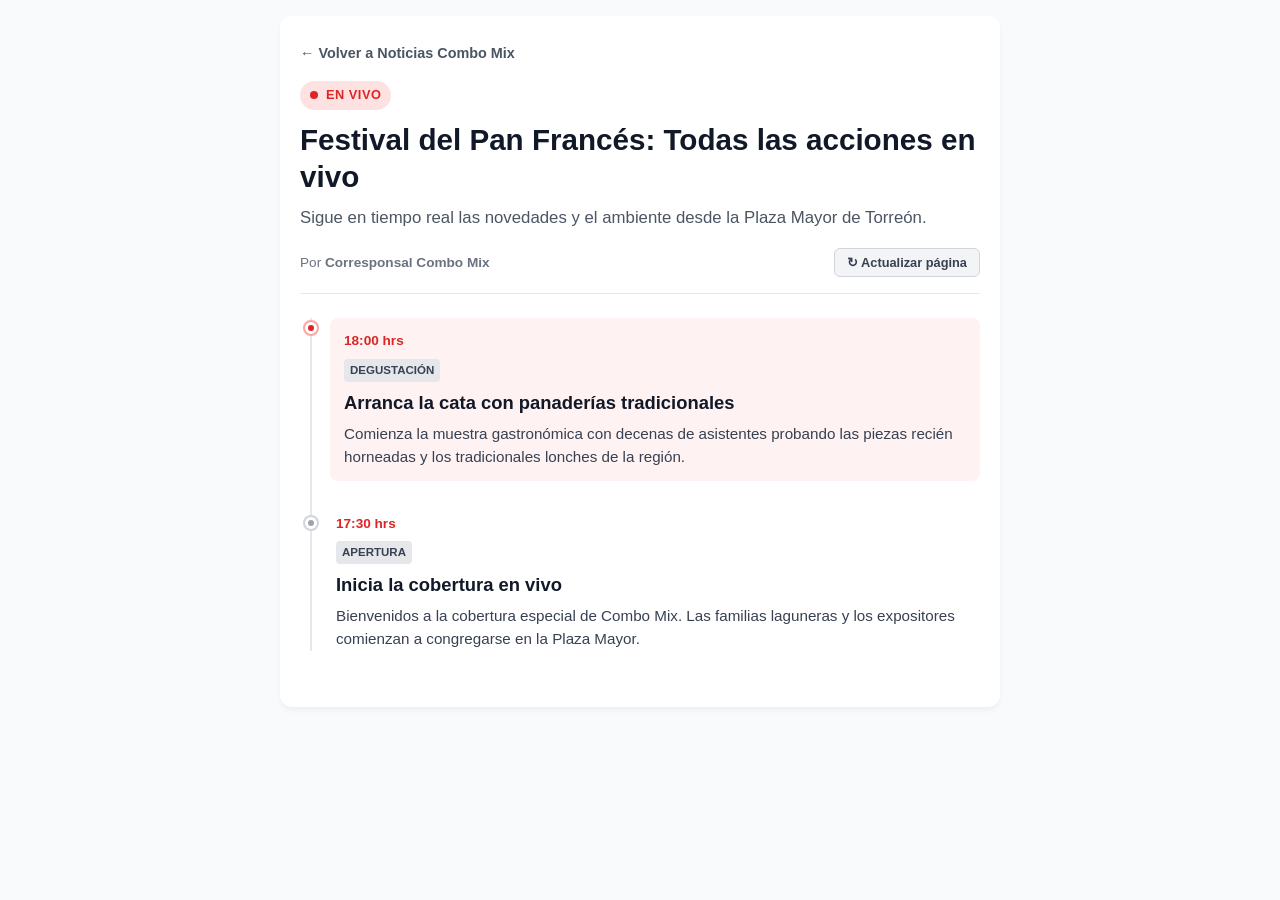
<file: Nota Minuto a Minuto.html>
<!DOCTYPE html>
<html lang="es">
<head>
  <meta charset="UTF-8">
  <meta name="viewport" content="width=device-width, initial-scale=1.0">
  <title>En Vivo: Festival del Pan Francés | Combo Mix</title>
  <meta name="description" content="Cobertura minuto a minuto del Festival del Pan Francés en La Laguna a través de Combo Mix.">
  <style>
    * {
      box-sizing: border-box;
      margin: 0;
      padding: 0;
    }
    body {
      font-family: -apple-system, BlinkMacSystemFont, "Segoe UI", Roboto, Helvetica, Arial, sans-serif;
      background-color: #f9fafb;
      color: #1f2937;
      line-height: 1.6;
      padding: 16px;
    }
    .container {
      max-width: 720px;
      margin: 0 auto;
      background: #ffffff;
      border-radius: 12px;
      padding: 24px 20px;
      box-shadow: 0 4px 6px -1px rgba(0, 0, 0, 0.05);
    }
    .back-link {
      display: inline-block;
      margin-bottom: 16px;
      color: #4b5563;
      text-decoration: none;
      font-size: 0.9rem;
      font-weight: 600;
    }
    .back-link:hover {
      color: #111827;
    }
    .live-badge {
      display: inline-flex;
      align-items: center;
      gap: 8px;
      background-color: #fee2e2;
      color: #dc2626;
      font-weight: 700;
      font-size: 0.8rem;
      padding: 4px 10px;
      border-radius: 9999px;
      text-transform: uppercase;
      letter-spacing: 0.5px;
      margin-bottom: 12px;
    }
    .live-dot {
      width: 8px;
      height: 8px;
      background-color: #dc2626;
      border-radius: 50%;
      box-shadow: 0 0 0 0 rgba(220, 38, 38, 0.7);
      animation: pulse 1.5s infinite;
    }
    @keyframes pulse {
      0% { transform: scale(0.95); box-shadow: 0 0 0 0 rgba(220, 38, 38, 0.7); }
      70% { transform: scale(1); box-shadow: 0 0 0 8px rgba(220, 38, 38, 0); }
      100% { transform: scale(0.95); box-shadow: 0 0 0 0 rgba(220, 38, 38, 0); }
    }
    .headline {
      font-size: 1.85rem;
      font-weight: 800;
      line-height: 1.25;
      color: #111827;
      margin-bottom: 10px;
    }
    .lead {
      font-size: 1.05rem;
      color: #4b5563;
      margin-bottom: 16px;
    }
    .meta-bar {
      display: flex;
      justify-content: space-between;
      align-items: center;
      flex-wrap: wrap;
      gap: 10px;
      padding-bottom: 16px;
      border-bottom: 1px solid #e5e7eb;
      margin-bottom: 24px;
      font-size: 0.85rem;
      color: #6b7280;
    }
    .btn-refresh {
      background: #f3f4f6;
      border: 1px solid #d1d5db;
      padding: 6px 12px;
      border-radius: 6px;
      font-size: 0.8rem;
      font-weight: 600;
      color: #374151;
      cursor: pointer;
    }
    .btn-refresh:hover {
      background: #e5e7eb;
    }
    /* Línea de tiempo */
    .timeline {
      position: relative;
      padding-left: 24px;
      border-left: 2px solid #e5e7eb;
      margin-left: 10px;
    }
    .entry {
      position: relative;
      margin-bottom: 32px;
    }
    .entry-marker {
      position: absolute;
      left: -31px;
      top: 4px;
      width: 12px;
      height: 12px;
      background-color: #9ca3af;
      border: 3px solid #ffffff;
      border-radius: 50%;
      box-shadow: 0 0 0 2px #d1d5db;
    }
    .entry.highlight .entry-marker {
      background-color: #dc2626;
      box-shadow: 0 0 0 2px #fca5a5;
    }
    .entry.highlight {
      background: #fef2f2;
      border-radius: 8px;
      padding: 12px 14px;
      margin-left: -6px;
    }
    .entry.highlight .entry-marker {
      left: -25px;
    }
    .entry-time {
      font-size: 0.85rem;
      font-weight: 700;
      color: #dc2626;
      margin-bottom: 4px;
    }
    .entry-tag {
      display: inline-block;
      background: #e5e7eb;
      color: #374151;
      font-size: 0.72rem;
      font-weight: 700;
      padding: 2px 6px;
      border-radius: 4px;
      text-transform: uppercase;
      margin-bottom: 6px;
    }
    .entry-title {
      font-size: 1.15rem;
      font-weight: 700;
      margin-bottom: 6px;
      color: #111827;
    }
    .entry-desc {
      font-size: 0.95rem;
      color: #374151;
      line-height: 1.5;
    }
    .entry-media {
      width: 100%;
      max-height: 420px;
      object-fit: cover;
      border-radius: 8px;
      margin-top: 10px;
      border: 1px solid #e5e7eb;
    }
  </style>
</head>
<body>

  <div class="container">
    <a href="index.html" class="back-link">← Volver a Noticias Combo Mix</a>

    <header>
      <div class="live-badge">
        <span class="live-dot"></span> EN VIVO
      </div>
      <h1 class="headline">Festival del Pan Francés: Todas las acciones en vivo</h1>
      <p class="lead">Sigue en tiempo real las novedades y el ambiente desde la Plaza Mayor de Torreón.</p>
      
      <div class="meta-bar">
        <span>Por <strong>Corresponsal Combo Mix</strong></span>
        <button class="btn-refresh" onclick="location.reload()">↻ Actualizar página</button>
      </div>
    </header>

    <!-- AQUÍ EMPIEZA EL TIMELINE -->
    <main class="timeline">

      <!-- ========================================== -->
      <!-- PEGA AQUÍ TUS NUEVAS ENTRADAS DESDE EL CELULAR -->
      <!-- ========================================== -->

      <!-- Entrada de ejemplo reciente (Destacada) -->
      <article class="entry highlight">
        <div class="entry-marker"></div>
        <div class="entry-time">18:00 hrs</div>
        <span class="entry-tag">Degustación</span>
        <h2 class="entry-title">Arranca la cata con panaderías tradicionales</h2>
        <p class="entry-desc">Comienza la muestra gastronómica con decenas de asistentes probando las piezas recién horneadas y los tradicionales lonches de la región.</p>
      </article>

      <!-- Entrada inicial -->
      <article class="entry">
        <div class="entry-marker"></div>
        <div class="entry-time">17:30 hrs</div>
        <span class="entry-tag">Apertura</span>
        <h2 class="entry-title">Inicia la cobertura en vivo</h2>
        <p class="entry-desc">Bienvenidos a la cobertura especial de Combo Mix. Las familias laguneras y los expositores comienzan a congregarse en la Plaza Mayor.</p>
      </article>

    </main>
  </div>

</body>
</html>
</file>
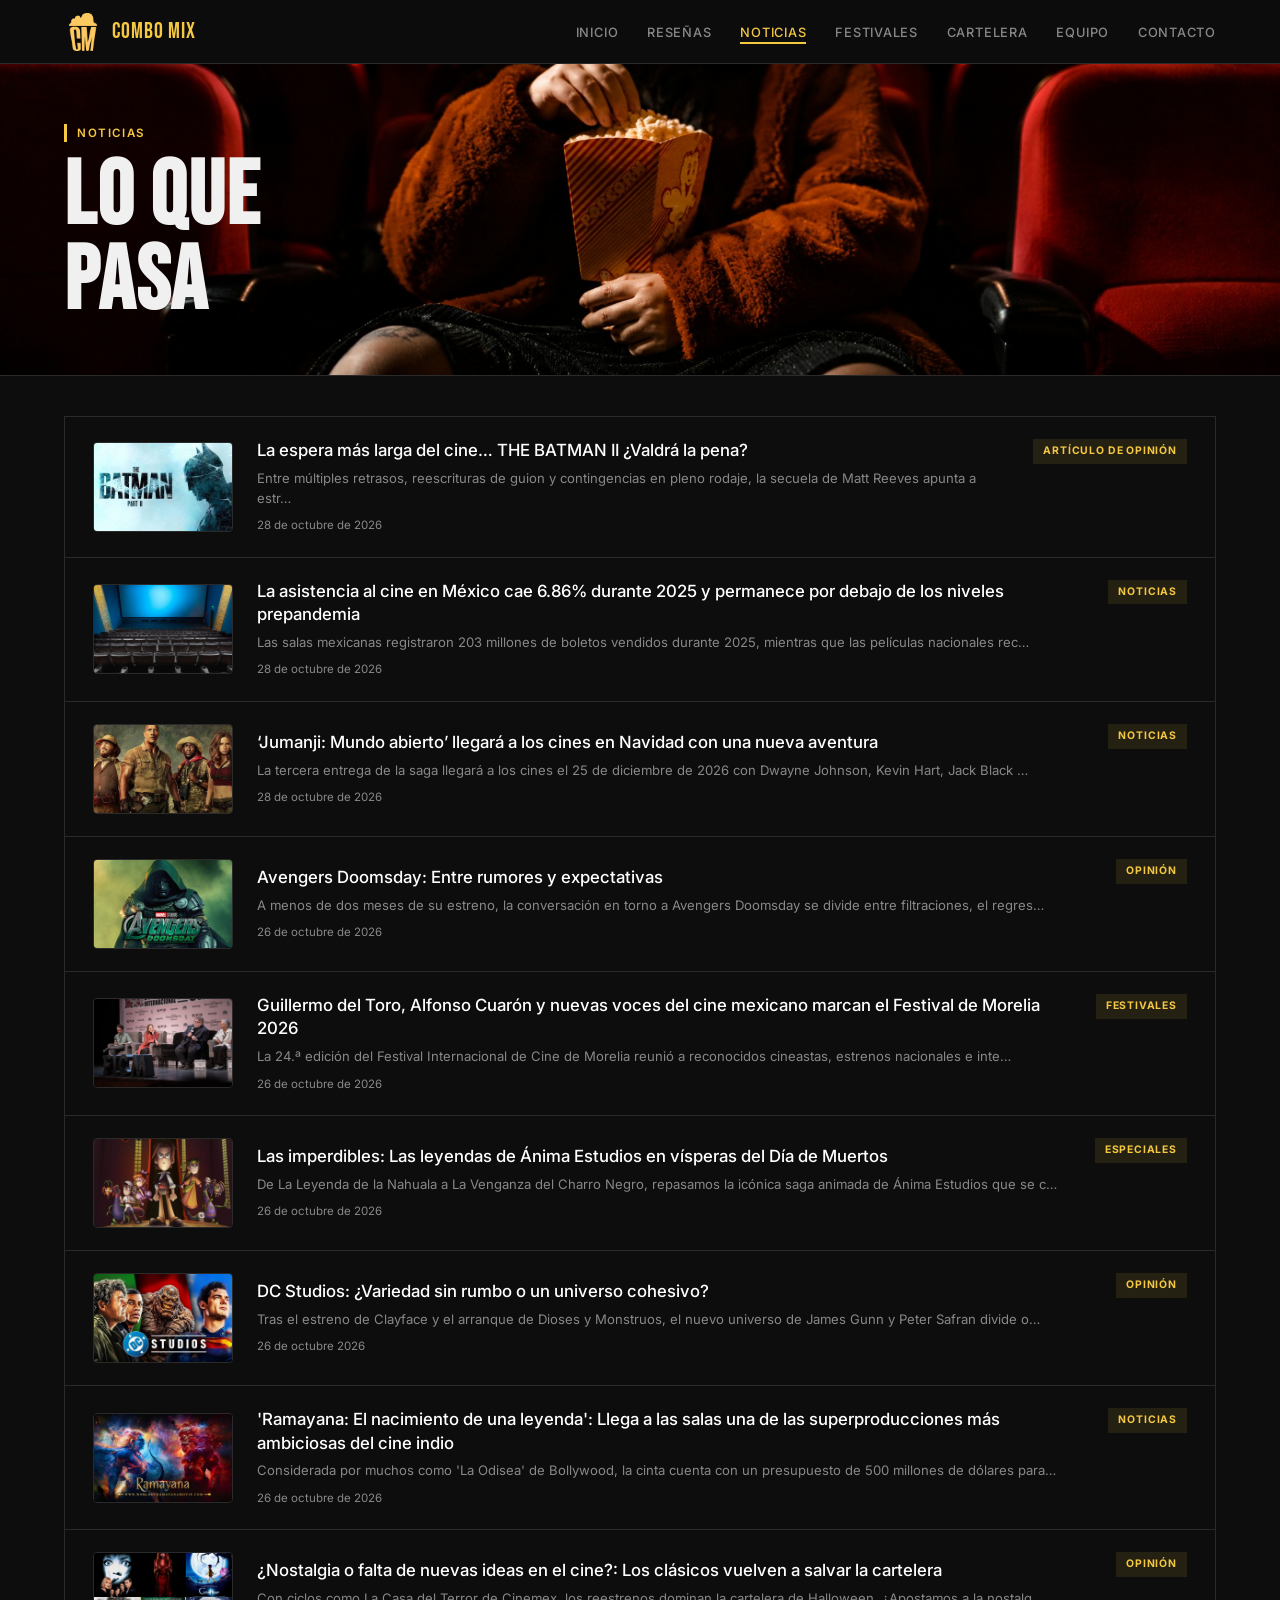
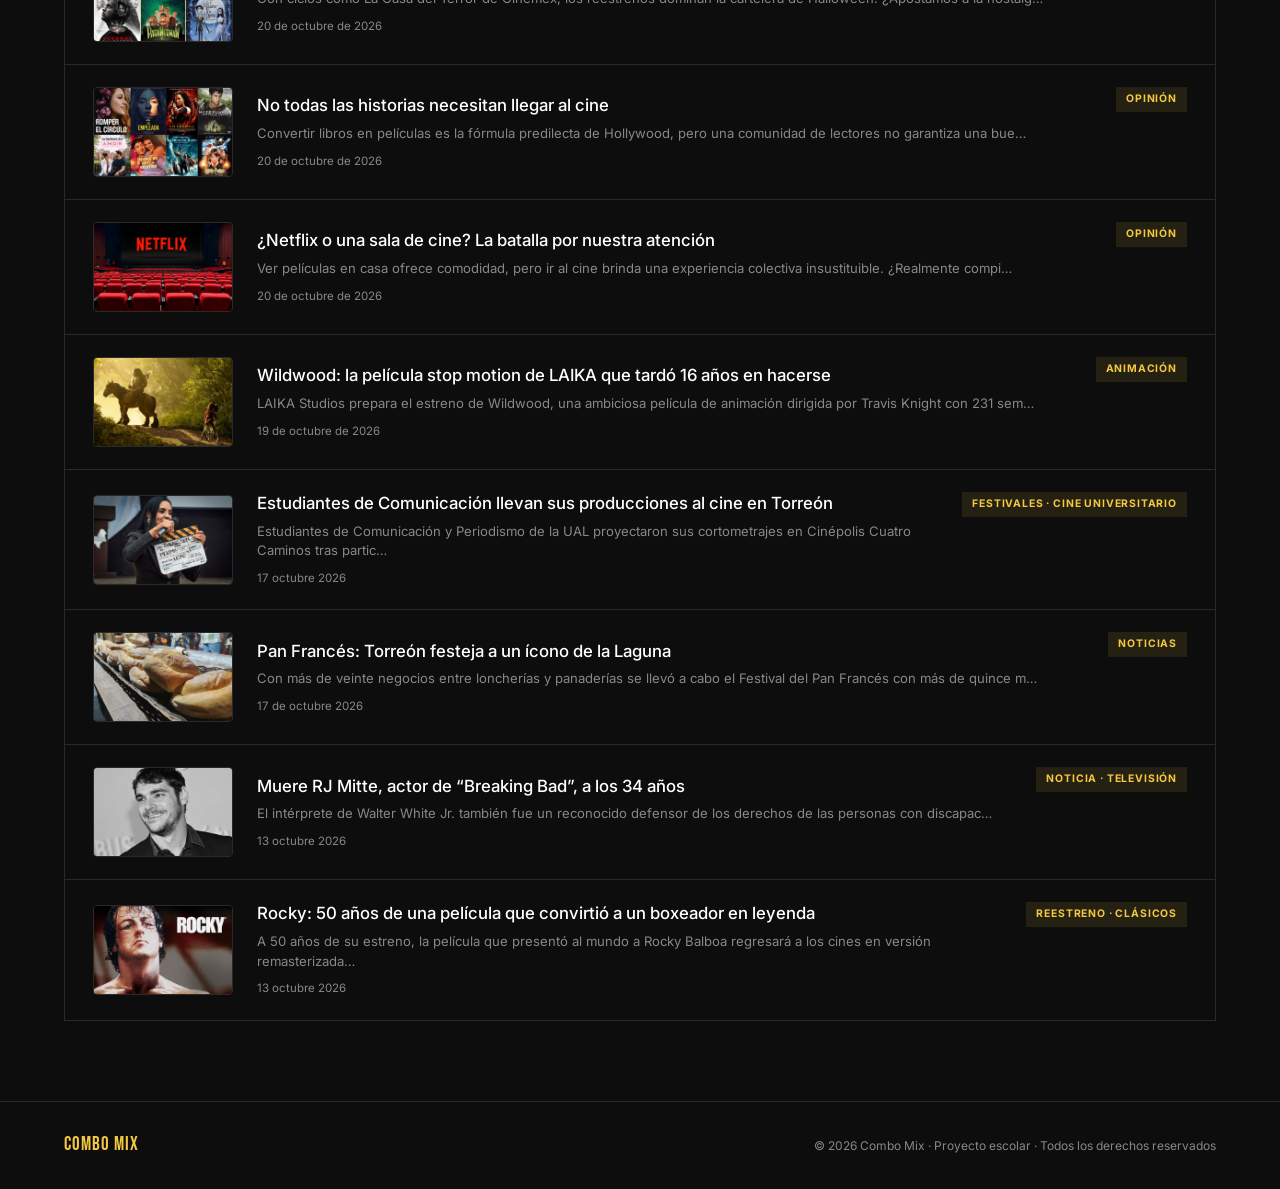
<file: noticias.html>
<!DOCTYPE html>
<html lang="es">
<head>
  <meta charset="UTF-8"/>
  <meta name="viewport" content="width=device-width, initial-scale=1, viewport-fit=cover"/>
  <title>Noticias — Combo Mix</title>
  <link rel="icon" href="data:image/svg+xml,<svg xmlns='http://www.w3.org/2000/svg'><text y='32' font-size='32'>🍿</text></svg>"/>
  <link rel="stylesheet" href="styles.css"/>
  <style>
    .noticias-container { padding: 0 5% 80px; }
    .noticias-list {
      display: flex; flex-direction: column;
      border: 1.5px solid var(--gris-linea); margin-top: 40px;
    }
    .noticia-item {
      display: grid; 
      grid-template-columns: 140px 1fr auto;
      align-items: center; 
      gap: 24px; 
      padding: 22px 28px;
      border-bottom: 1px solid var(--gris-linea);
      cursor: pointer; 
      transition: background 0.2s; 
      text-decoration: none; 
      color: inherit;
    }
    .noticia-item:last-child { border-bottom: none; }
    .noticia-item:hover { background: rgba(245,200,66,0.04); }

    /* Caja de la miniatura */
    .noticia-thumb-wrapper {
      width: 140px;
      height: 90px;
      border-radius: 4px;
      overflow: hidden;
      background: #181818;
      border: 1px solid var(--gris-linea);
      display: flex;
      align-items: center;
      justify-content: center;
      flex-shrink: 0;
    }
    .noticia-thumb {
      width: 100%;
      height: 100%;
      object-fit: cover;
      display: block;
      transition: transform 0.3s ease;
    }
    .noticia-item:hover .noticia-thumb {
      transform: scale(1.06);
    }
    .noticia-thumb-vacia {
      font-size: 1.6rem;
      opacity: 0.5;
    }

    .noticia-titulo { 
      font-weight: 500; 
      font-size: 1.05rem; 
      line-height: 1.4; 
      margin-bottom: 6px; 
      color: #fff;
    }
    .noticia-item:hover .noticia-titulo {
      color: var(--amarillo);
    }
    .noticia-preview { 
      font-size: 0.82rem; 
      color: var(--gris); 
      line-height: 1.5; 
    }
    .noticia-fecha { 
      font-size: 0.72rem; 
      color: var(--gris); 
      margin-top: 8px; 
    }
    .noticia-tag {
      font-size: 0.65rem; 
      font-weight: 700; 
      text-transform: uppercase;
      letter-spacing: 0.08em; 
      color: var(--amarillo);
      background: rgba(245,200,66,0.1); 
      padding: 4px 10px; 
      white-space: nowrap;
      align-self: flex-start;
    }

    /* Adaptación para pantallas de celular */
    @media (max-width: 650px) {
      .noticia-item { 
        grid-template-columns: 100px 1fr; 
        gap: 16px;
        padding: 16px;
      }
      .noticia-thumb-wrapper {
        width: 100px;
        height: 70px;
      }
      .noticia-tag { display: none; }
      .noticia-titulo { font-size: 0.95rem; }
      .noticia-preview { display: none; }
    }
  </style>
</head>
<body>

<nav>
  <a href="index.html" class="nav-logo">
    <img src="imagenes/COMBO_MIX_LOGO.png" alt="Combo Mix logo"/>
    <span class="nav-logo-text">COMBO MIX</span>
  </a>
  <ul class="nav-links" id="navLinks">
    <li><a href="index.html">Inicio</a></li>
    <li><a href="resenas.html">Reseñas</a></li>
    <li><a href="noticias.html">Noticias</a></li>
    <li><a href="festivales.html">Festivales</a></li>
    <li><a href="cartelera.html">Cartelera</a></li>
    <li><a href="equipo.html">Equipo</a></li>
    <li><a href="contacto.html">Contacto</a></li>
  </ul>
  <button class="nav-hamburger" id="hamburger" aria-label="Menú">
    <span></span><span></span><span></span>
  </button>
</nav>

<div class="page">
  <div class="page-hero" style="background-image: url('imagenes/portada-noticias.jpg'); background-size: cover; background-position: center;">
    <span class="section-label">Noticias</span>
    <h1>LO QUE<br>PASA</h1>
  </div>
  <div class="noticias-container">
    <div class="noticias-list" id="noticiasList"></div>
  </div>
</div>

<footer>
  <span class="footer-brand">COMBO MIX</span>
  <span class="footer-copy">© 2026 Combo Mix · Proyecto escolar · Todos los derechos reservados</span>
</footer>

<script src="datos.js"></script>
<script src="nav.js"></script>
<script>
  const list = document.getElementById('noticiasList');
  NOTICIAS.forEach((n) => {
    // Limpia etiquetas HTML (como <p>, <strong>) del resumen previo
    const textoPlano = (n.resumen || n.contenido || n.texto || '').replace(/<[^>]*>?/gm, '');
    const preview = textoPlano.substring(0, 120);

    // Si tiene foto la muestra; si una nota no tiene foto, pone una claqueta elegante
    const fotoSrc = n.imagen || n.poster;
    const miniaturaHtml = fotoSrc
      ? `<img class="noticia-thumb" src="${fotoSrc}" alt="${n.titulo}"/>`
      : `<span class="noticia-thumb-vacia">🎬</span>`;

    list.innerHTML += `
      <a class="noticia-item" href="noticia.html?id=${n.id}">
        <div class="noticia-thumb-wrapper">
          ${miniaturaHtml}
        </div>
        <div>
          <div class="noticia-titulo">${n.titulo}</div>
          <div class="noticia-preview">${preview}…</div>
          <div class="noticia-fecha">${n.fecha}</div>
        </div>
        <span class="noticia-tag">${n.categoria || n.tag || 'Noticia'}</span>
      </a>`;
  });
</script>
<!-- Cloudflare Web Analytics --><script type='module' src='https://static.cloudflareinsights.com/beacon.min.js' data-cf-beacon='{"token": "7366e73724d844448a984ce2a6128988"}'></script><!-- End Cloudflare Web Analytics -->
</body>
</html>
</file>
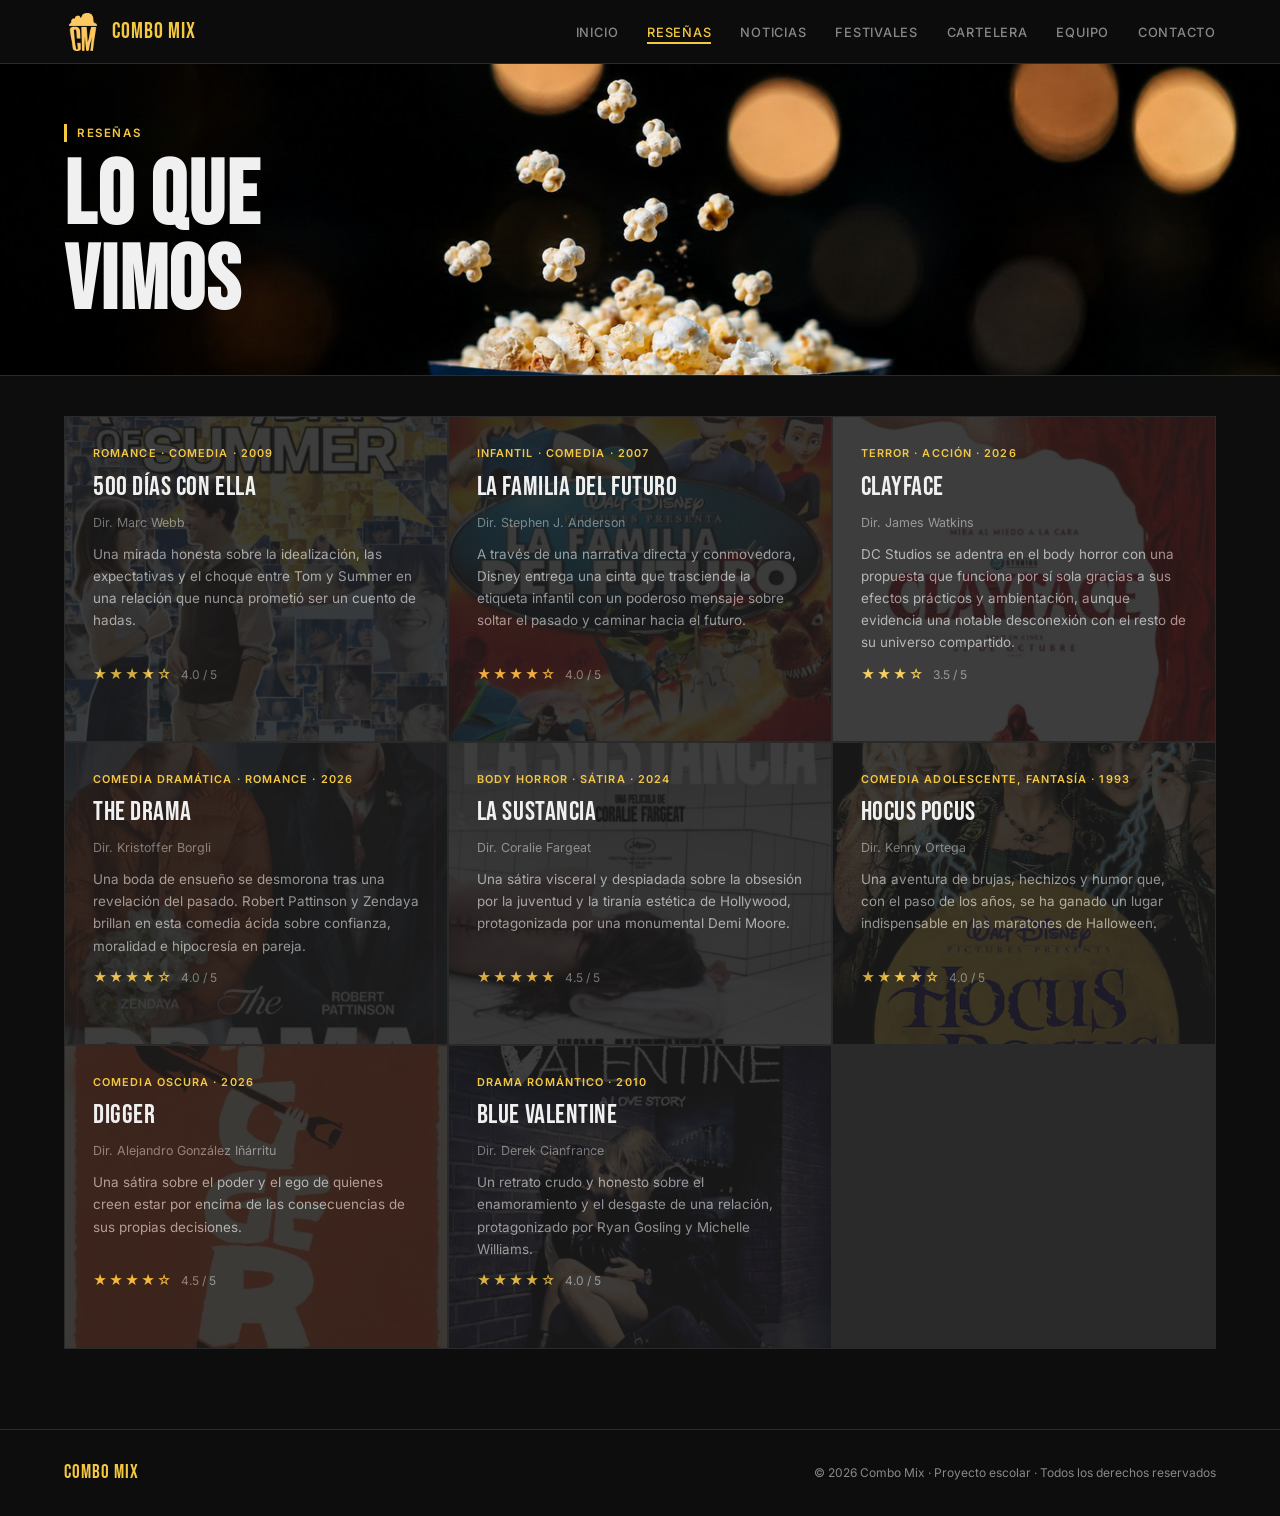
<file: resenas.html>
<!DOCTYPE html>
<html lang="es">
<head>
  <meta charset="UTF-8"/>
  <meta name="viewport" content="width=device-width, initial-scale=1, viewport-fit=cover"/>
  <title>Reseñas — Combo Mix</title>
  <link rel="icon" href="data:image/svg+xml,<svg xmlns='http://www.w3.org/2000/svg'><text y='32' font-size='32'>🍿</text></svg>"/>
  <link rel="stylesheet" href="styles.css"/>
  <style>
    .resenas-grid {
      display: grid;
      grid-template-columns: repeat(auto-fill, minmax(290px, 1fr));
      gap: 1.5px; background: var(--gris-linea); border: 1.5px solid var(--gris-linea);
      margin: 40px 5% 0;
    }
    .resena-card {
      background: var(--negro-card); padding: 28px;
      display: flex; flex-direction: column; gap: 10px;
      text-decoration: none; color: inherit;
      transition: background 0.2s; position: relative; overflow: hidden;
    }
    .resena-card::after {
      content: ''; position: absolute; bottom: 0; left: 0;
      height: 2px; width: 0; background: var(--amarillo); transition: width 0.3s;
    }
    .resena-card:hover { background: #222; }
    .resena-card:hover::after { width: 100%; }
    .resena-genero { font-size: 0.68rem; font-weight: 600; text-transform: uppercase; letter-spacing: 0.1em; color: var(--amarillo); }
    .resena-titulo { font-family: 'Bebas Neue', sans-serif; font-size: 1.7rem; letter-spacing: 0.02em; line-height: 1.1; }
    .resena-director { font-size: 0.78rem; color: var(--gris); }
    .resena-desc { font-size: 0.84rem; color: #aaa; line-height: 1.65; }
    .resena-rating { margin-top: auto; display: flex; align-items: center; gap: 8px; }
    .stars { color: var(--amarillo); font-size: 0.85rem; letter-spacing: 2px; }
    .rating-num { font-size: 0.75rem; color: var(--gris); }
    .resena-leer {
      font-size: 0.7rem; font-weight: 600; letter-spacing: 0.08em;
      text-transform: uppercase; color: var(--amarillo); opacity: 0; transition: opacity 0.2s;
    }
    .resena-card:hover .resena-leer { opacity: 1; }
    .page-content { padding-bottom: 80px; }
  </style>
</head>
<body>

<nav>
  <a href="index.html" class="nav-logo">
    <img src="imagenes/COMBO_MIX_LOGO.png" alt="Combo Mix logo"/>
    <span class="nav-logo-text">COMBO MIX</span>
  </a>
  <ul class="nav-links" id="navLinks">
    <li><a href="index.html">Inicio</a></li>
    <li><a href="resenas.html">Reseñas</a></li>
    <li><a href="noticias.html">Noticias</a></li>
    <li><a href="festivales.html">Festivales</a></li>
    <li><a href="cartelera.html">Cartelera</a></li>
    <li><a href="equipo.html">Equipo</a></li>
    <li><a href="contacto.html">Contacto</a></li>
  </ul>
  <button class="nav-hamburger" id="hamburger" aria-label="Menú">
    <span></span><span></span><span></span>
  </button>
</nav>

<div class="page page-content">
  <div class="page-hero" style="background-image: url('imagenes/1portada-resenas.jpg'); background-size: cover; background-position: center;">
    <span class="section-label">Reseñas</span>
    <h1>LO QUE<br>VIMOS</h1>
  </div>
  <div class="resenas-grid" id="resenasGrid"></div>
</div>

<footer>
  <span class="footer-brand">COMBO MIX</span>
  <span class="footer-copy">© 2026 Combo Mix · Proyecto escolar · Todos los derechos reservados</span>
</footer>

<script src="datos.js"></script>
<script src="nav.js"></script>
<script>
  const grid = document.getElementById('resenasGrid');
  const estrellas = n => '★'.repeat(n) + '☆'.repeat(5 - n);
  RESENAS.forEach(r => {
grid.innerHTML += `
      <a class="resena-card" href="resena.html?id=${r.id}" style="position:relative;overflow:hidden;">
        ${r.poster ? `<img src="${r.poster}" style="position:absolute;inset:0;width:100%;height:100%;object-fit:cover;opacity:0.15;"/>` : ''}
        <span class="resena-genero" style="position:relative">${r.genero} · ${r.año}</span>
        <span class="resena-titulo" style="position:relative">${r.titulo}</span>
        <span class="resena-director">Dir. ${r.director}</span>
        <p class="resena-desc">${r.resumen}</p>
        <div class="resena-rating">
          <span class="stars">${estrellas(r.estrellas)}</span>
          <span class="rating-num">${r.calificacion} / 5</span>
        </div>
        <span class="resena-leer">Leer reseña completa →</span>
      </a>`;
  });
</script>
<!-- Cloudflare Web Analytics --><script type='module' src='https://static.cloudflareinsights.com/beacon.min.js' data-cf-beacon='{"token": "7366e73724d844448a984ce2a6128988"}'></script><!-- End Cloudflare Web Analytics -->
</body>
</html>
</file>
<file: styles.css>
/* ── COMBO MIX — ESTILOS GLOBALES ── */
@import url('https://fonts.googleapis.com/css2?family=Bebas+Neue&family=Inter:wght@300;400;500;600&display=swap');

:root {
  --negro: #0D0D0D;
  --negro-medio: #161616;
  --negro-card: #1C1C1C;
  --amarillo: #F5C842;
  --amarillo-oscuro: #C9A020;
  --blanco: #F0F0F0;
  --gris: #888888;
  --gris-linea: #2A2A2A;
  box-sizing: border-box;
  padding-top: env(safe-area-inset-top, 0px);
  padding-bottom: env(safe-area-inset-bottom, 0px);
}
*, *::before, *::after { box-sizing: inherit; margin: 0; padding: 0; }

html, body {
  background: var(--negro);
  color: var(--blanco);
  font-family: 'Inter', sans-serif;
  font-size: 16px;
  line-height: 1.6;
  scroll-behavior: smooth;
  scroll-padding-top: env(safe-area-inset-top, 0px);
}

/* ── NAV ── */
nav {
  position: fixed;
  top: env(safe-area-inset-top, 0px);
  left: 0; right: 0;
  z-index: 100;
  display: flex;
  align-items: center;
  justify-content: space-between;
  padding: 0 5%;
  height: 64px;
  background: rgba(13,13,13,0.95);
  backdrop-filter: blur(12px);
  border-bottom: 1px solid var(--gris-linea);
}
.nav-logo {
  display: flex;
  align-items: center;
  gap: 10px;
  text-decoration: none;
}
.nav-logo img { width: 38px; height: 38px; object-fit: contain; }
.nav-logo-text {
  font-family: 'Bebas Neue', sans-serif;
  font-size: 1.4rem;
  letter-spacing: 0.04em;
  color: var(--amarillo);
}
.nav-links {
  display: flex;
  gap: 1.8rem;
  list-style: none;
}
.nav-links a {
  color: var(--gris);
  text-decoration: none;
  font-size: 0.8rem;
  font-weight: 500;
  letter-spacing: 0.06em;
  text-transform: uppercase;
  transition: color 0.2s;
  padding-bottom: 2px;
  border-bottom: 2px solid transparent;
}
.nav-links a:hover,
.nav-links a.activo { color: var(--amarillo); border-bottom-color: var(--amarillo); }

.nav-hamburger {
  display: none;
  flex-direction: column;
  gap: 5px;
  cursor: pointer;
  background: none;
  border: none;
  padding: 4px;
}
.nav-hamburger span {
  display: block;
  width: 24px; height: 2px;
  background: var(--blanco);
  border-radius: 2px;
  transition: transform 0.3s, opacity 0.3s;
}

/* ── PÁGINA WRAPPER ── */
.page {
  padding-top: calc(64px + env(safe-area-inset-top, 0px));
  min-height: 100vh;
}

/* ── HERO DE PÁGINA INTERIOR ── */
.page-hero {
  padding: 60px 5% 50px;
  border-bottom: 1px solid var(--gris-linea);
  background: var(--negro-medio);
}
.page-hero .section-label {
  margin-bottom: 0.8rem;
}
.page-hero h1 {
  font-family: 'Bebas Neue', sans-serif;
  font-size: clamp(3rem, 7vw, 6rem);
  line-height: 0.95;
  letter-spacing: 0.02em;
}

/* ── TIPOGRAFÍA COMPARTIDA ── */
.section-label {
  font-size: 0.72rem;
  font-weight: 600;
  letter-spacing: 0.14em;
  text-transform: uppercase;
  color: var(--amarillo);
  border-left: 3px solid var(--amarillo);
  padding-left: 10px;
  display: block;
  margin-bottom: 1rem;
}
.section-title {
  font-family: 'Bebas Neue', sans-serif;
  font-size: clamp(2.2rem, 5vw, 3.6rem);
  line-height: 1;
  letter-spacing: 0.02em;
  margin-bottom: 2.4rem;
}

/* ── BOTONES ── */
.btn-primary {
  display: inline-block;
  background: var(--amarillo);
  color: var(--negro);
  padding: 12px 26px;
  font-weight: 600;
  font-size: 0.85rem;
  text-decoration: none;
  letter-spacing: 0.04em;
  transition: background 0.2s, transform 0.15s;
  cursor: pointer;
  border: none;
}
.btn-primary:hover { background: var(--amarillo-oscuro); transform: translateY(-1px); }
.btn-ghost {
  display: inline-block;
  border: 1px solid var(--gris-linea);
  color: var(--blanco);
  padding: 12px 26px;
  font-weight: 400;
  font-size: 0.85rem;
  text-decoration: none;
  letter-spacing: 0.04em;
  transition: border-color 0.2s, color 0.2s;
}
.btn-ghost:hover { border-color: var(--amarillo); color: var(--amarillo); }

/* ── FOOTER ── */
footer {
  background: var(--negro);
  border-top: 1px solid var(--gris-linea);
  padding: 28px 5%;
  display: flex;
  align-items: center;
  justify-content: space-between;
  flex-wrap: wrap;
  gap: 12px;
  margin-top: auto;
}
.footer-brand {
  font-family: 'Bebas Neue', sans-serif;
  font-size: 1.2rem;
  letter-spacing: 0.05em;
  color: var(--amarillo);
}
.footer-copy { font-size: 0.75rem; color: var(--gris); }

/* ── RESPONSIVE ── */
@media (max-width: 768px) {
  .nav-links { display: none; }
  .nav-hamburger { display: flex; }
  .nav-links.open {
    display: flex;
    flex-direction: column;
    position: fixed;
    top: calc(64px + env(safe-area-inset-top, 0px));
    left: 0; right: 0;
    background: var(--negro-medio);
    padding: 1.5rem 5%;
    gap: 1.2rem;
    border-bottom: 1px solid var(--gris-linea);
    z-index: 99;
  }
}
/* ── ETIQUETA / BADGE DE CINES (AMARILLO CON TEXTO NEGRO) ── */
.badge-cine {
  background: var(--amarillo);
  color: var(--negro);
  font-size: 0.65rem;
  font-weight: 700;
  letter-spacing: 0.08em;
  text-transform: uppercase;
  padding: 3px 7px;
  border-radius: 2px;
  display: inline-block;
  line-height: 1.2;
}
/* ── DETALLE DE ARTÍCULO / NOTICIA ── */
.article-wrapper {
  max-width: 860px;
  margin: 0 auto;
  padding: 40px 5% 80px;
}

.article-header {
  margin-bottom: 2rem;
}

.article-title {
  font-family: 'Bebas Neue', sans-serif;
  font-size: clamp(2.4rem, 5vw, 4rem);
  line-height: 1.05;
  letter-spacing: 0.02em;
  color: var(--blanco);
  margin: 0.8rem 0;
}

.article-metadata {
  display: flex;
  align-items: center;
  gap: 8px;
  font-size: 0.85rem;
  color: var(--gris);
}

.article-metadata strong {
  color: var(--amarillo);
}

.article-metadata .separator {
  color: var(--gris-linea);
}

/* Figuras e imágenes */
.featured-media {
    margin: 2rem 0;
    background: var(--negro-card);
    border: 1px solid var(--gris-linea);
    border-radius: 4px;
    overflow: hidden;
}

.featured-media img {
    width: 100%;
    max-height: 500px;
    object-fit: contain;
    background-color: var(--negro-card);
    height: auto;
    display: block;
}

figcaption {
    padding: 10px 14px;
    font-size: 0.8rem;
    color: var(--gris);
    border-top: 1px solid var(--gris-linea);
    background: var(--negro-medio);
}

/* Cuerpo de texto */
.article-body {
  font-size: 1.05rem;
  color: #d1d1d1;
  line-height: 1.75;
}

.lead-paragraph {
  font-size: 1.2rem;
  font-weight: 500;
  color: var(--blanco);
  margin-bottom: 1.5rem;
  line-height: 1.6;
}

.section-subtitle {
  font-family: 'Bebas Neue', sans-serif;
  font-size: clamp(1.6rem, 3.5vw, 2.2rem);
  letter-spacing: 0.03em;
  color: var(--amarillo);
  margin: 2.5rem 0 1rem;
}

.article-body p {
  margin-bottom: 1.25rem;
}

/* Mosaico de 2 fotos intermedias */
.story-gallery {
  display: grid;
  grid-template-columns: repeat(auto-fit, minmax(280px, 1fr));
  gap: 1.2rem;
  margin: 2.5rem 0;
}

.gallery-item {
  background: var(--negro-card);
  border: 1px solid var(--gris-linea);
  border-radius: 4px;
  overflow: hidden;
  margin: 0;
}

.gallery-item img {
  width: 100%;
  height: 240px;
  object-fit: cover;
  display: block;
}

/* Lista de loncherías participantes */
.vendors-list {
  columns: 2;
  gap: 2rem;
  background: var(--negro-card);
  border: 1px solid var(--gris-linea);
  border-left: 3px solid var(--amarillo);
  padding: 1.5rem 2rem;
  border-radius: 4px;
  margin: 2rem 0;
  font-size: 0.95rem;
  color: var(--blanco);
  list-style-position: inside;
}

.vendors-list li {
  margin-bottom: 0.4rem;
}

@media (max-width: 650px) {
  .vendors-list {
    columns: 1;
    padding: 1.2rem;
  }
}
/* ── SECCIÓN DE INTERACCIÓN: LIKES Y COMENTARIOS ── */
.interaction-container {
  max-width: 860px;
  margin: 40px auto 20px;
  padding: 24px;
  background: var(--negro-card);
  border: 1px solid var(--gris-linea);
  border-radius: 4px;
  color: var(--blanco);
}

/* Botón Me Gusta */
.like-section {
  display: flex;
  align-items: center;
  margin-bottom: 20px;
}

.like-button {
  background: var(--negro-medio);
  border: 1px solid var(--gris-linea);
  color: var(--blanco);
  padding: 10px 20px;
  border-radius: 30px;
  cursor: pointer;
  display: inline-flex;
  align-items: center;
  gap: 10px;
  font-size: 0.9rem;
  font-weight: 600;
  font-family: 'Inter', sans-serif;
  transition: all 0.2s ease;
}

.like-button:hover {
  border-color: var(--amarillo);
  color: var(--amarillo);
}

.like-button.liked {
  background: var(--amarillo);
  border-color: var(--amarillo);
  color: var(--negro);
}

.like-icon {
  font-size: 1.1rem;
}

.like-counter {
  background: rgba(255, 255, 255, 0.1);
  padding: 2px 8px;
  border-radius: 12px;
  font-size: 0.8rem;
}

.like-button.liked .like-counter {
  background: rgba(0, 0, 0, 0.15);
  color: var(--negro);
}

.divider {
  border: 0;
  height: 1px;
  background: var(--gris-linea);
  margin: 24px 0;
}

/* Sección de Comentarios */
.comments-title {
  font-family: 'Bebas Neue', sans-serif;
  font-size: 1.8rem;
  letter-spacing: 0.03em;
  color: var(--blanco);
  margin-bottom: 16px;
}

.comment-form {
  display: flex;
  flex-direction: column;
  gap: 12px;
  margin-bottom: 30px;
}

.input-field {
  width: 100%;
  padding: 12px 16px;
  background: var(--negro-medio);
  border: 1px solid var(--gris-linea);
  border-radius: 4px;
  color: var(--blanco);
  font-family: 'Inter', sans-serif;
  font-size: 0.9rem;
  box-sizing: border-box;
}

.input-field:focus {
  outline: none;
  border-color: var(--amarillo);
}

.textarea-field {
  resize: vertical;
}

.submit-comment-btn {
  align-self: flex-start;
  background: var(--amarillo);
  color: var(--negro);
  border: none;
  padding: 10px 22px;
  border-radius: 2px;
  font-weight: 600;
  font-size: 0.85rem;
  letter-spacing: 0.04em;
  font-family: 'Inter', sans-serif;
  cursor: pointer;
  transition: background 0.2s, transform 0.15s;
}

.submit-comment-btn:hover {
  background: var(--amarillo-oscuro);
  transform: translateY(-1px);
}

/* Lista de Comentarios */
.comments-list {
  display: flex;
  flex-direction: column;
  gap: 16px;
}

.comment-item {
  display: flex;
  gap: 14px;
  background: var(--negro-medio);
  border: 1px solid var(--gris-linea);
  padding: 14px 18px;
  border-radius: 4px;
}

.comment-avatar {
  width: 38px;
  height: 38px;
  background: var(--amarillo);
  color: var(--negro);
  border-radius: 50%;
  display: flex;
  align-items: center;
  justify-content: center;
  font-weight: 700;
  font-family: 'Bebas Neue', sans-serif;
  font-size: 1.1rem;
  flex-shrink: 0;
}

.comment-content {
  flex: 1;
}

.comment-header {
  display: flex;
  justify-content: space-between;
  margin-bottom: 6px;
  font-size: 0.8rem;
}

.comment-author {
  color: var(--amarillo);
  font-weight: 600;
}

.comment-date {
  color: var(--gris);
}

.comment-text {
  margin: 0;
  font-size: 0.95rem;
  line-height: 1.5;
  color: #d1d1d1;
}
/* ── ACCESOS DIRECTOS A CINES CON LOGO ── */
.cines-directos-wrapper {
  margin: 1.5rem 0 2.5rem 0;
  padding: 1.2rem 1.5rem;
  background: var(--negro-card);
  border: 1px solid var(--gris-linea);
  border-left: 3px solid var(--amarillo);
  border-radius: 4px;
}

.cines-directos-label {
  display: block;
  font-size: 0.75rem;
  font-weight: 600;
  text-transform: uppercase;
  letter-spacing: 0.1em;
  color: var(--gris);
  margin-bottom: 0.9rem;
}

.cines-botones-grid {
  display: flex;
  flex-wrap: wrap;
  gap: 12px;
}

.btn-cine-card {
  display: inline-flex;
  align-items: center;
  justify-content: center;
  gap: 10px;
  background: var(--negro-medio);
  border: 1px solid var(--gris-linea);
  border-radius: 4px;
  padding: 8px 18px;
  text-decoration: none;
  transition: transform 0.15s ease, border-color 0.2s ease, background 0.2s ease;
}

.cine-logo-img {
  height: 24px;
  width: auto;
  max-width: 110px;
  object-fit: contain;
  display: block;
}

.cine-arrow {
  color: var(--gris);
  font-size: 0.85rem;
  font-weight: bold;
  transition: color 0.2s ease;
}

.btn-cine-card:hover {
  transform: translateY(-2px);
  border-color: var(--amarillo);
  background: #1f1f1f;
}

.btn-cine-card:hover .cine-arrow {
  color: var(--amarillo);
}

@media (max-width: 600px) {
  .cines-botones-grid {
    flex-direction: column;
  }
  .btn-cine-card {
    width: 100%;
    justify-content: space-between;
    padding: 10px 16px;
  }
}
/* ── ACCESOS DIRECTOS A CINES CON LOGO ── */
.cines-directos-wrapper {
  margin: 3.5rem 0 2rem 0;
  padding: 1.2rem 1.5rem;
  background: var(--negro-card);
  border: 1px solid var(--gris-linea);
  border-left: 3px solid var(--amarillo);
  border-radius: 4px;
}

.cines-directos-label {
  display: block;
  font-size: 0.75rem;
  font-weight: 600;
  text-transform: uppercase;
  letter-spacing: 0.1em;
  color: var(--gris);
  margin-bottom: 0.9rem;
}

.cines-botones-grid {
  display: flex;
  flex-wrap: wrap;
  gap: 12px;
}

.btn-cine-card {
  display: inline-flex;
  align-items: center;
  justify-content: center;
  gap: 10px;
  background: var(--negro-medio);
  border: 1px solid var(--gris-linea);
  border-radius: 4px;
  padding: 8px 18px;
  text-decoration: none;
  transition: transform 0.15s ease, border-color 0.2s ease, background 0.2s ease;
}

.cine-logo-img {
  height: 24px;
  width: auto;
  max-width: 110px;
  object-fit: contain;
  display: block;
}

.cine-arrow {
  color: var(--gris);
  font-size: 0.85rem;
  font-weight: bold;
  transition: color 0.2s ease;
}

.btn-cine-card:hover {
  transform: translateY(-2px);
  border-color: var(--amarillo);
  background: #1f1f1f;
}

.btn-cine-card:hover .cine-arrow {
  color: var(--amarillo);
}

@media (max-width: 600px) {
  .cines-botones-grid {
    flex-direction: column;
  }
  .btn-cine-card {
    width: 100%;
    justify-content: space-between;
    padding: 10px 16px;
  }
}
/* ── ESTILOS DEL SISTEMA DE COMENTARIOS ── */
.comments-section {
  margin-top: 2rem;
}

.comments-title {
  font-family: 'Bebas Neue', sans-serif;
  font-size: 1.6rem;
  letter-spacing: 0.05em;
  color: var(--blanco);
  margin-bottom: 1.2rem;
}

.comment-form {
  display: flex;
  flex-direction: column;
  gap: 10px;
  margin-bottom: 2rem;
}

.input-field {
  background: var(--negro-medio);
  border: 1px solid var(--gris-linea);
  color: var(--blanco);
  padding: 10px 14px;
  border-radius: 4px;
  font-family: 'Inter', sans-serif;
  font-size: 0.9rem;
}

.input-field:focus {
  outline: none;
  border-color: var(--amarillo);
}

.submit-comment-btn {
  align-self: flex-start;
  background: var(--amarillo);
  color: #000;
  border: none;
  font-weight: 700;
  font-size: 0.8rem;
  text-transform: uppercase;
  letter-spacing: 0.05em;
  padding: 10px 20px;
  border-radius: 4px;
  cursor: pointer;
  transition: opacity 0.2s;
}

.submit-comment-btn:hover {
  opacity: 0.9;
}

.comments-list {
  display: flex;
  flex-direction: column;
  gap: 12px;
}

.comment-item {
  display: flex;
  gap: 14px;
  background: var(--negro-card);
  border: 1px solid var(--gris-linea);
  padding: 14px 18px;
  border-radius: 4px;
}

.comment-avatar {
  width: 38px;
  height: 38px;
  border-radius: 50%;
  background: var(--amarillo);
  color: #000;
  font-weight: 800;
  display: flex;
  align-items: center;
  justify-content: center;
  flex-shrink: 0;
}

.comment-content {
  flex: 1;
}

.comment-header {
  display: flex;
  align-items: center;
  gap: 10px;
  margin-bottom: 4px;
}

.comment-author {
  color: var(--blanco);
  font-size: 0.9rem;
}

.comment-date {
  color: var(--gris);
  font-size: 0.75rem;
}

.comment-text {
  color: #ccc;
  font-size: 0.92rem;
  line-height: 1.6;
  margin: 0;
}
</file>
